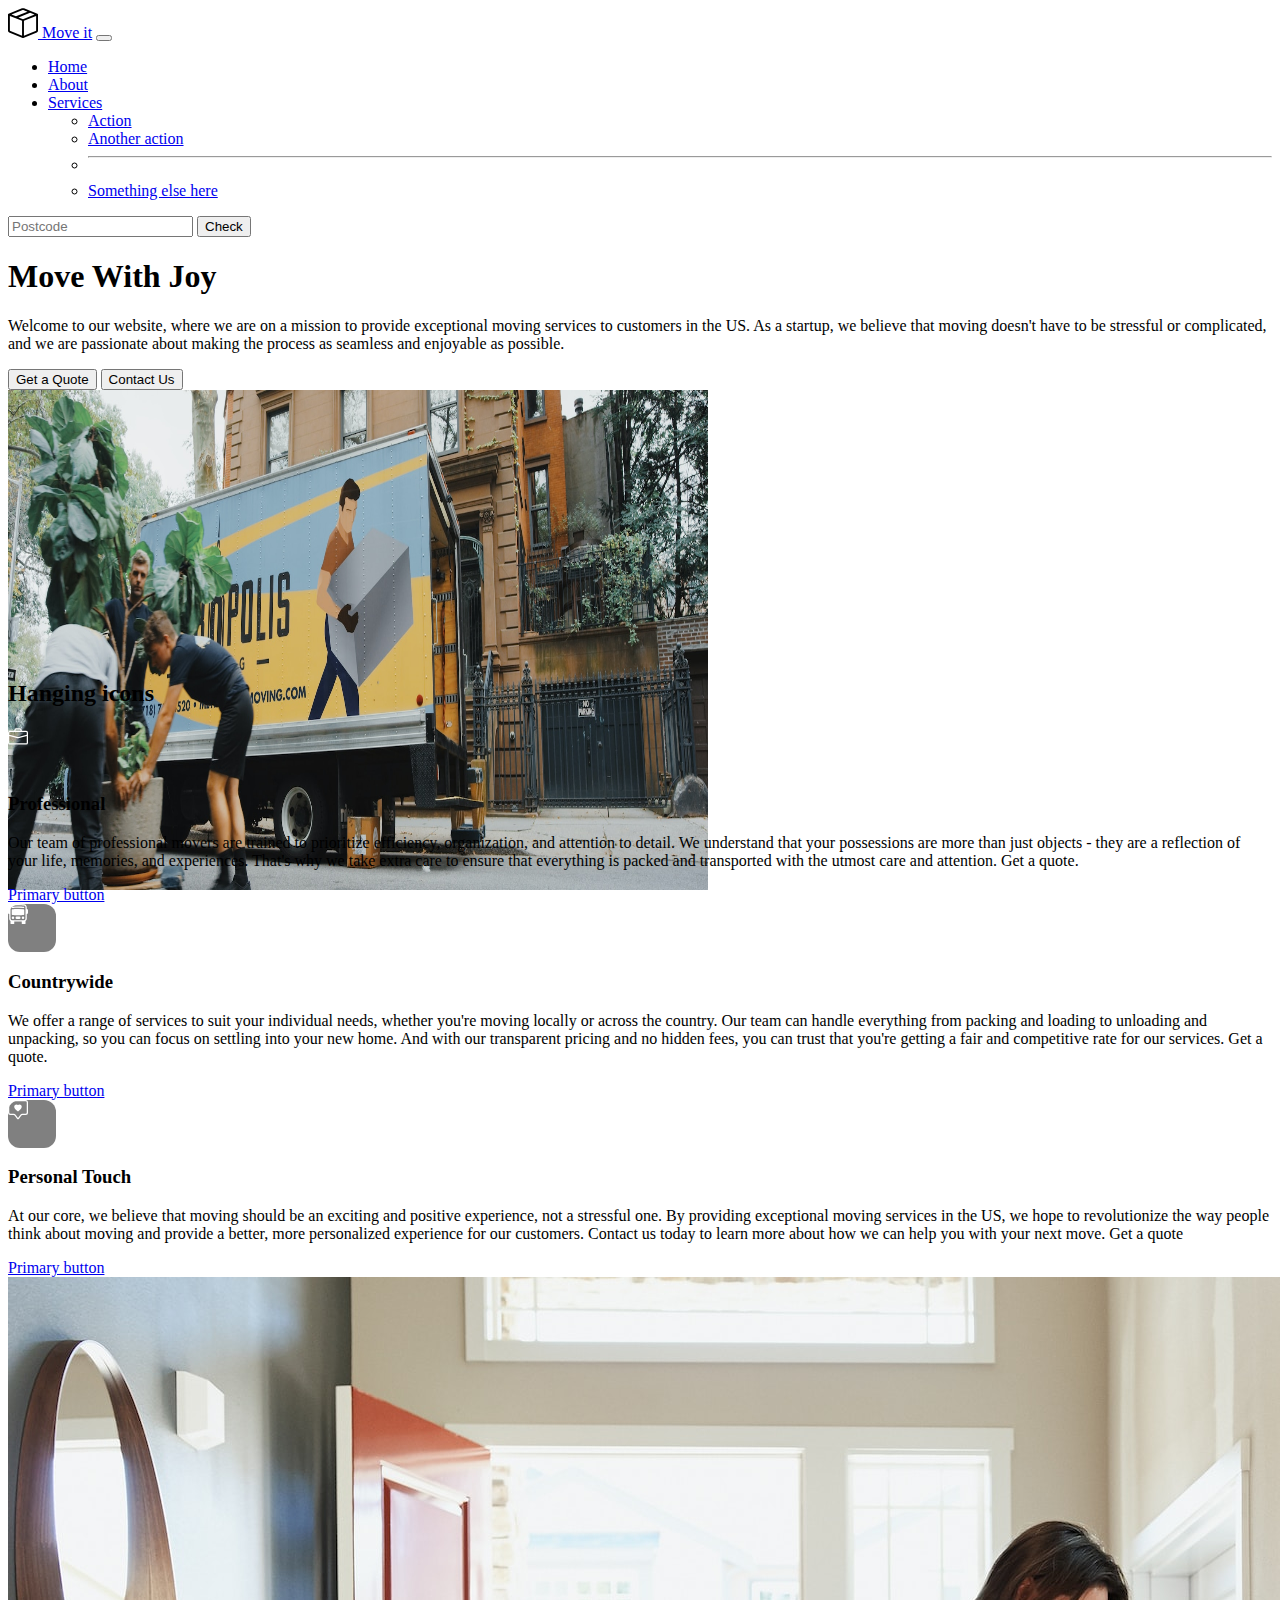
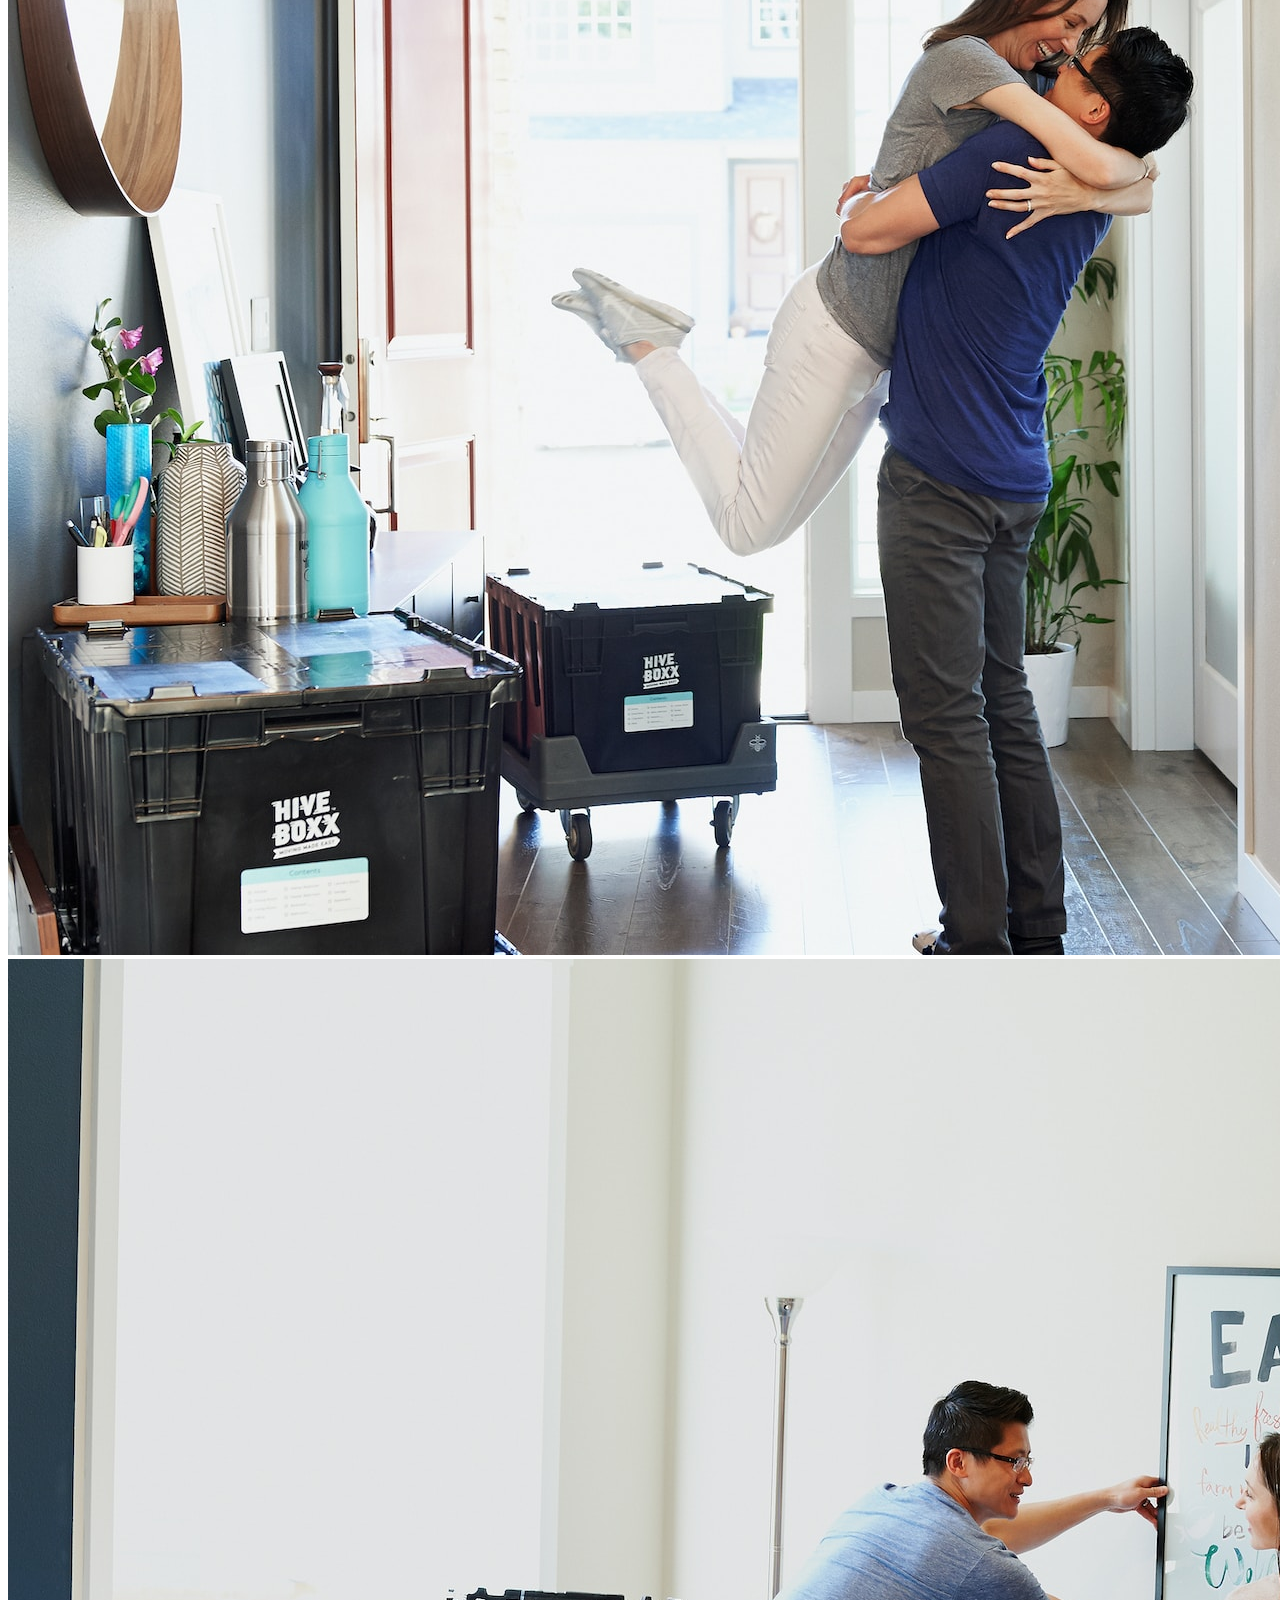
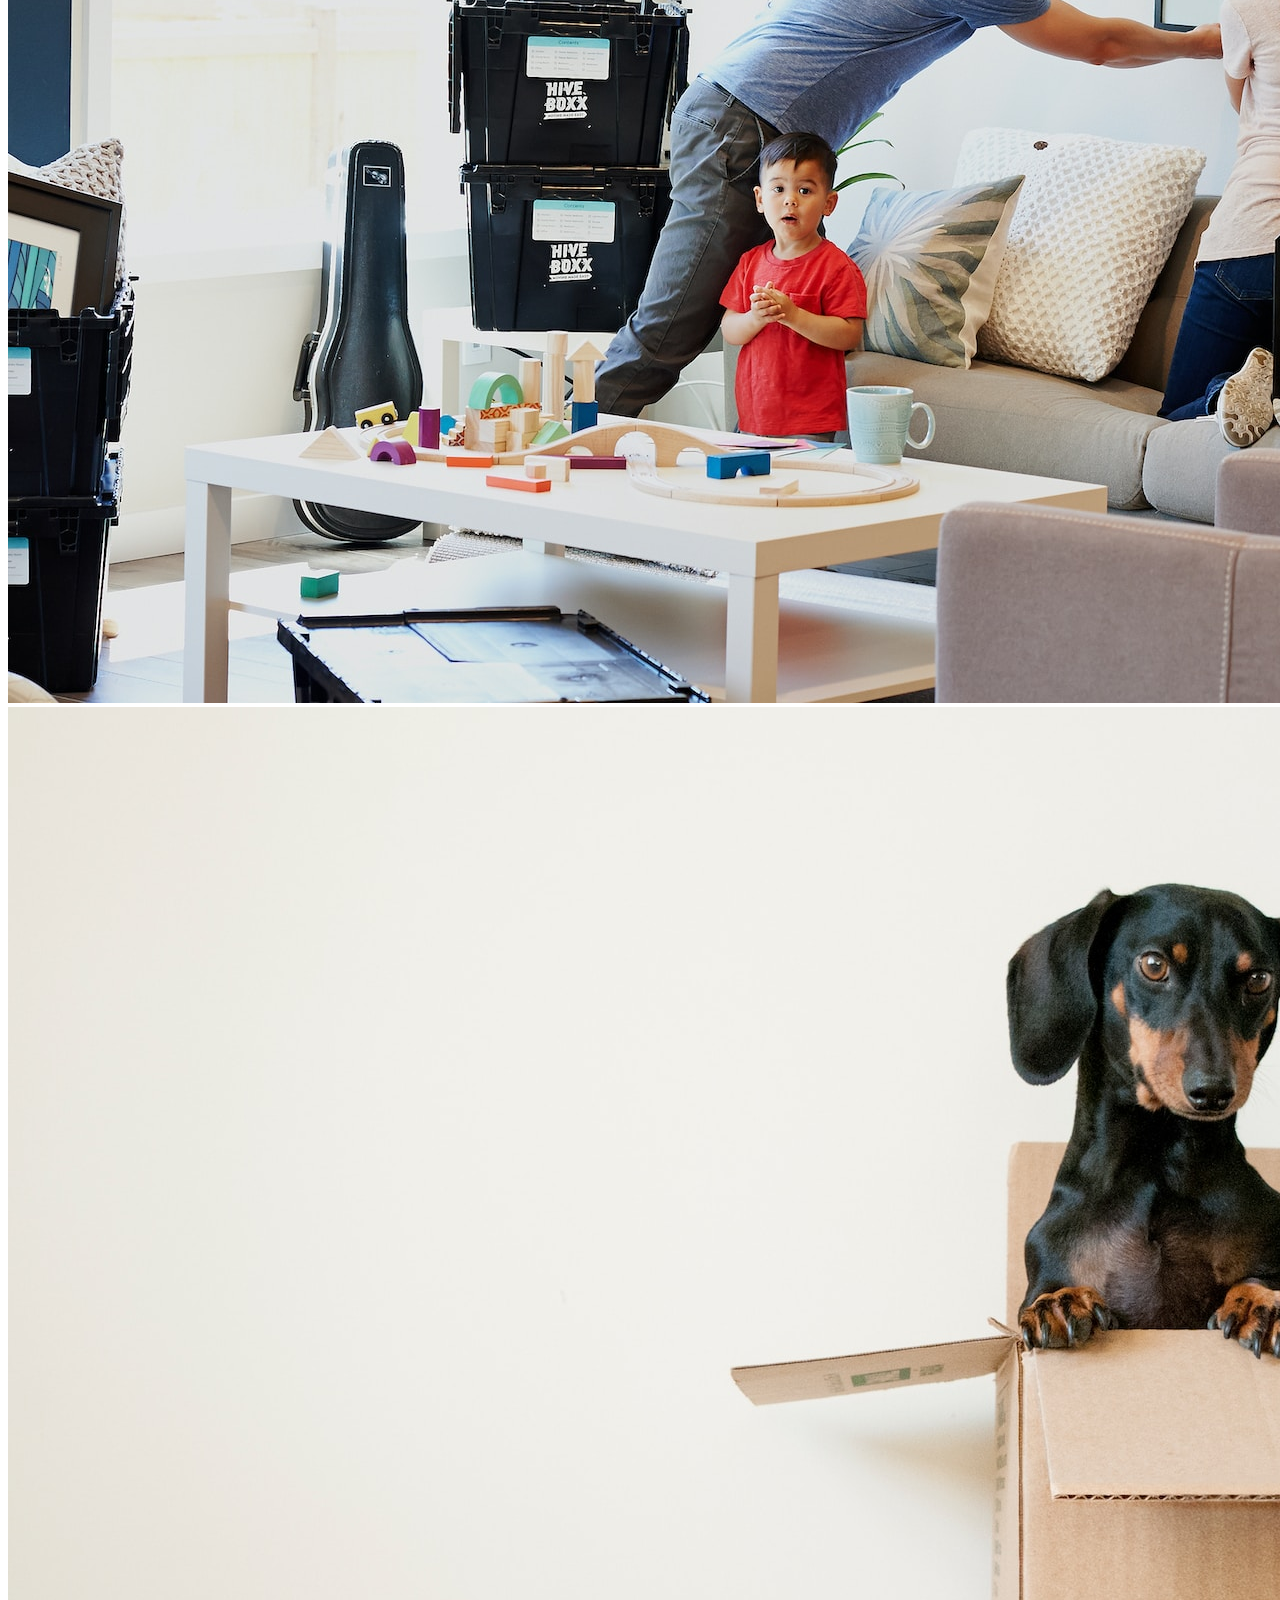
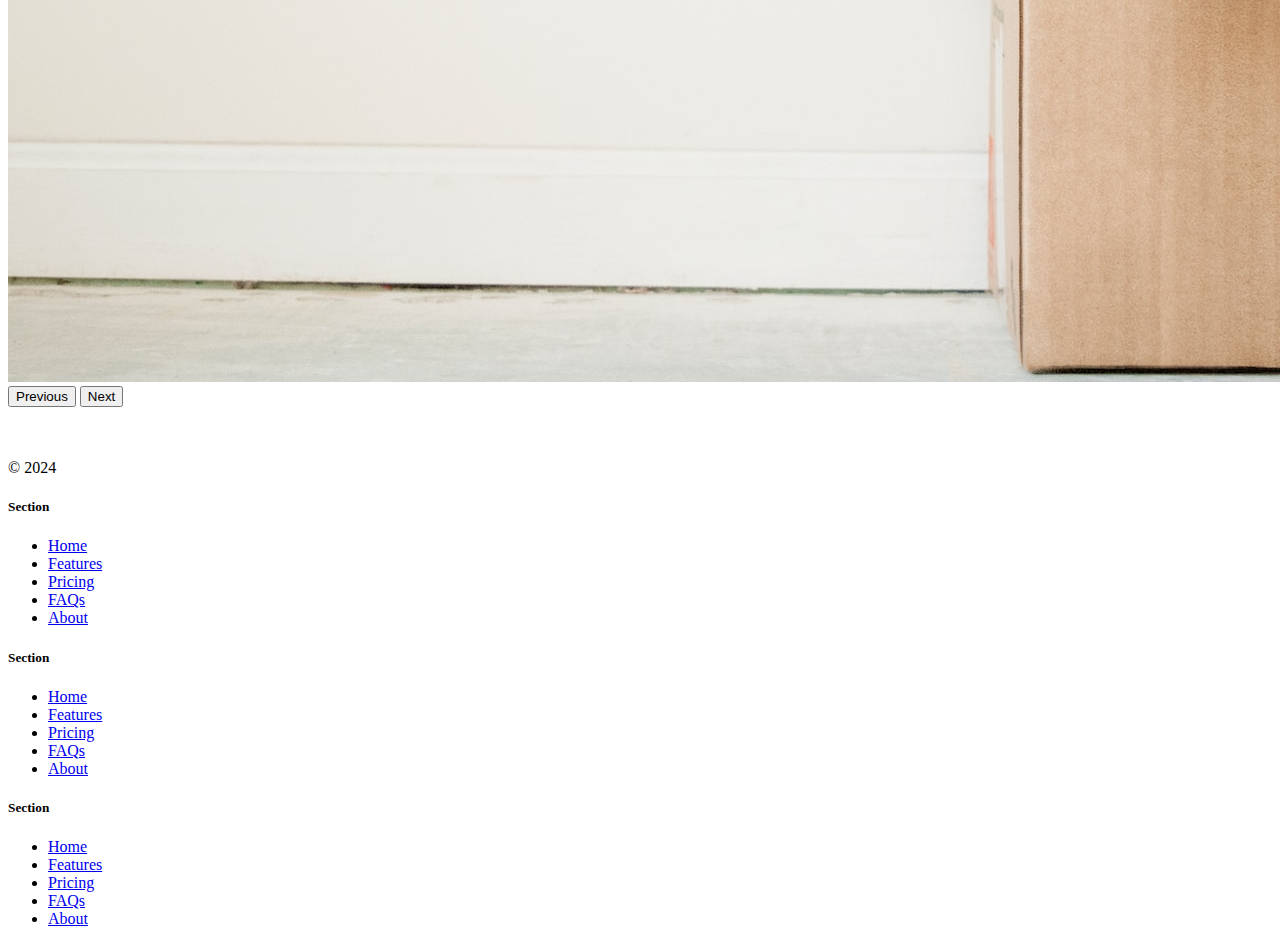
<file: index.bootstrap.html>
<!DOCTYPE html>
<html lang="en">

<head>
  <meta charset="UTF-8">
  <meta name="viewport" content="width=device-width, initial-scale=1.0">
  <title>Bootstrap Components</title>
  <link href="https://cdn.jsdelivr.net/npm/bootstrap@5.3.0-alpha2/dist/css/bootstrap.min.css" rel="stylesheet"
    integrity="sha384-aFq/bzH65dt+w6FI2ooMVUpc+21e0SRygnTpmBvdBgSdnuTN7QbdgL+OapgHtvPp" crossorigin="anonymous">
  <style>
 .icon-square {
    width: 3rem;
    height: 3rem;
    border-radius: .75rem;
    background-color: gray;
}
  </style>
</head>

<body>
  <nav class="navbar navbar-expand-lg bg-body-tertiary">
    <div class="container-fluid">
      <a class="navbar-brand" href="#"><img src="./box-seam.svg"  alt="move it brand logo " height="30px"> Move it</a>
      <button class="navbar-toggler" type="button" data-bs-toggle="collapse" data-bs-target="#navbarSupportedContent" aria-controls="navbarSupportedContent" aria-expanded="false" aria-label="Toggle navigation">
        <span class="navbar-toggler-icon"></span>
      </button>
      <div class="collapse navbar-collapse" id="navbarSupportedContent">
        <ul class="navbar-nav me-auto mb-2 mb-lg-0">
          <li class="nav-item">
            <a class="nav-link active" aria-current="page" href="#">Home</a>
          </li>
          <li class="nav-item">
            <a class="nav-link" href="#">About</a>
          </li>
          <li class="nav-item dropdown">
            <a class="nav-link dropdown-toggle" href="#" role="button" data-bs-toggle="dropdown" aria-expanded="false">
              Services
            </a>
            <ul class="dropdown-menu">
              <li><a class="dropdown-item" href="#">Action</a></li>
              <li><a class="dropdown-item" href="#">Another action</a></li>
              <li><hr class="dropdown-divider"></li>
              <li><a class="dropdown-item" href="#">Something else here</a></li>
            </ul>
          </li>
        </ul>
        <form class="d-flex" role="search">
          <input class="form-control me-2" type="search" placeholder="Postcode" aria-label="Search">
          <button class="btn btn-outline-success" type="submit">Check</button>
        </form>
      </div>
    </div>
  </nav>
  <div class="px-4 pt-5 my-5 text-center border-bottom">
    <h1 class="display-4 fw-bold text-body-emphasis">Move With Joy</h1>
    <div class="col-lg-6 mx-auto">
      <p class="lead mb-4">Welcome to our website, where we are on a mission to provide exceptional moving services to customers in the US. As a startup, we believe that moving doesn't have to be stressful or complicated, and we are passionate about making the process as seamless and enjoyable as possible.</p>
      <div class="d-grid gap-2 d-sm-flex justify-content-sm-center mb-5">
        <button type="button" class="btn btn-primary btn-lg px-4 me-sm-3" fdprocessedid="8kz6g">Get a Quote</button>
        <button type="button" class="btn btn-outline-secondary btn-lg px-4" fdprocessedid="jqy4kf">Contact Us</button>
      </div>
    </div>
    <div class="overflow-hidden" style="max-height: 30vh;">
      <div class="container px-5">
        <img src="./moving-van.jpg" class="img-fluid border rounded-3 shadow-lg mb-4" alt="Example image" width="700" height="500" loading="lazy">
      </div>
    </div>
  </div>
  <div class="container px-4 py-5" id="hanging-icons">
    <h2 class="pb-2 border-bottom">Hanging icons</h2>
    <div class="row g-4 py-5 row-cols-1 row-cols-lg-3">
      <div class="col d-flex align-items-start">
        <div class="icon-square text-body-emphasis bg-body-secondary d-inline-flex align-items-center justify-content-center fs-4 flex-shrink-0 me-3">
         <img src="./briefcase.svg" alt="briefcase" height="20">
        </div>
        <div>
          <h3 class="fs-2 text-body-emphasis">Professional</h3>
          <p>Our team of professional movers are trained to prioritize efficiency, organization, and attention to detail. We understand that your possessions are more than just objects - they are a reflection of your life, memories, and experiences. That's why we take extra care to ensure that everything is packed and transported with the utmost care and attention.
            Get a quote.</p>
          <a href="#" class="btn btn-primary">
            Primary button
          </a>
        </div>
      </div>
      <div class="col d-flex align-items-start">
        <div class="icon-square text-body-emphasis bg-body-secondary d-inline-flex align-items-center justify-content-center fs-4 flex-shrink-0 me-3">
         <img src="./bus-front.svg" alt="bus-front"height="20">
        </div>
        <div>
          <h3 class="fs-2 text-body-emphasis">Countrywide</h3>
          <p>We offer a range of services to suit your individual needs, whether you're moving locally or across the country. Our team can handle everything from packing and loading to unloading and unpacking, so you can focus on settling into your new home. And with our transparent pricing and no hidden fees, you can trust that you're getting a fair and competitive rate for our services.
            Get a quote.</p>
          <a href="#" class="btn btn-primary">
            Primary button
          </a>
        </div>
      </div>
      <div class="col d-flex align-items-start">
        <div class="icon-square text-body-emphasis bg-body-secondary d-inline-flex align-items-center justify-content-center fs-4 flex-shrink-0 me-3">
          <img src="./chat-square-heart.svg" alt="chat-square-heart" height="20">
        </div>
        <div>
          <h3 class="fs-2 text-body-emphasis">Personal Touch</h3>
          <p>At our core, we believe that moving should be an exciting and positive experience, not a stressful one. By providing exceptional moving services in the US, we hope to revolutionize the way people think about moving and provide a better, more personalized experience for our customers. Contact us today to learn more about how we can help you with your next move.
            Get a quote
            </p>
          <a href="#" class="btn btn-primary">
            Primary button
          </a>
        </div>
      </div>
    </div>
  </div>
  <div class="container">
  <div id="carouselExample" class="carousel slide">
    <div class="carousel-inner">
      <div class="carousel-item active">
        <img src="./couple.jpg" class="d-block w-100" alt="couple">
      </div>
      <div class="carousel-item">
        <img src="./family.jpg" class="d-block w-100" alt="family">
      </div>
      <div class="carousel-item">
        <img src="./dog.jpg" class="d-block w-100" alt="dog">
      </div>
    </div>
    <button class="carousel-control-prev" type="button" data-bs-target="#carouselExample" data-bs-slide="prev">
      <span class="carousel-control-prev-icon" aria-hidden="true"></span>
      <span class="visually-hidden">Previous</span>
    </button>
    <button class="carousel-control-next" type="button" data-bs-target="#carouselExample" data-bs-slide="next">
      <span class="carousel-control-next-icon" aria-hidden="true"></span>
      <span class="visually-hidden">Next</span>
    </button>
  </div>
</div>
<div class="container">
  <footer class="row row-cols-1 row-cols-sm-2 row-cols-md-5 py-5 my-5 border-top">
    <div class="col mb-3">
      <a href="/" class="d-flex align-items-center mb-3 link-body-emphasis text-decoration-none">
        <svg class="bi me-2" width="40" height="32"><use xlink:href="#bootstrap"></use></svg>
      </a>
      <p class="text-body-secondary">© 2024</p>
    </div>

    <div class="col mb-3">

    </div>

    <div class="col mb-3">
      <h5>Section</h5>
      <ul class="nav flex-column">
        <li class="nav-item mb-2"><a href="#" class="nav-link p-0 text-body-secondary">Home</a></li>
        <li class="nav-item mb-2"><a href="#" class="nav-link p-0 text-body-secondary">Features</a></li>
        <li class="nav-item mb-2"><a href="#" class="nav-link p-0 text-body-secondary">Pricing</a></li>
        <li class="nav-item mb-2"><a href="#" class="nav-link p-0 text-body-secondary">FAQs</a></li>
        <li class="nav-item mb-2"><a href="#" class="nav-link p-0 text-body-secondary">About</a></li>
      </ul>
    </div>

    <div class="col mb-3">
      <h5>Section</h5>
      <ul class="nav flex-column">
        <li class="nav-item mb-2"><a href="#" class="nav-link p-0 text-body-secondary">Home</a></li>
        <li class="nav-item mb-2"><a href="#" class="nav-link p-0 text-body-secondary">Features</a></li>
        <li class="nav-item mb-2"><a href="#" class="nav-link p-0 text-body-secondary">Pricing</a></li>
        <li class="nav-item mb-2"><a href="#" class="nav-link p-0 text-body-secondary">FAQs</a></li>
        <li class="nav-item mb-2"><a href="#" class="nav-link p-0 text-body-secondary">About</a></li>
      </ul>
    </div>

    <div class="col mb-3">
      <h5>Section</h5>
      <ul class="nav flex-column">
        <li class="nav-item mb-2"><a href="#" class="nav-link p-0 text-body-secondary">Home</a></li>
        <li class="nav-item mb-2"><a href="#" class="nav-link p-0 text-body-secondary">Features</a></li>
        <li class="nav-item mb-2"><a href="#" class="nav-link p-0 text-body-secondary">Pricing</a></li>
        <li class="nav-item mb-2"><a href="#" class="nav-link p-0 text-body-secondary">FAQs</a></li>
        <li class="nav-item mb-2"><a href="#" class="nav-link p-0 text-body-secondary">About</a></li>
      </ul>
    </div>
  </footer>
</div>
  <script src="https://cdn.jsdelivr.net/npm/bootstrap@5.3.3/dist/js/bootstrap.bundle.min.js" integrity="sha384-YvpcrYf0tY3lHB60NNkmXc5s9fDVZLESaAA55NDzOxhy9GkcIdslK1eN7N6jIeHz" crossorigin="anonymous"></script>
</body>

</html>
</file>
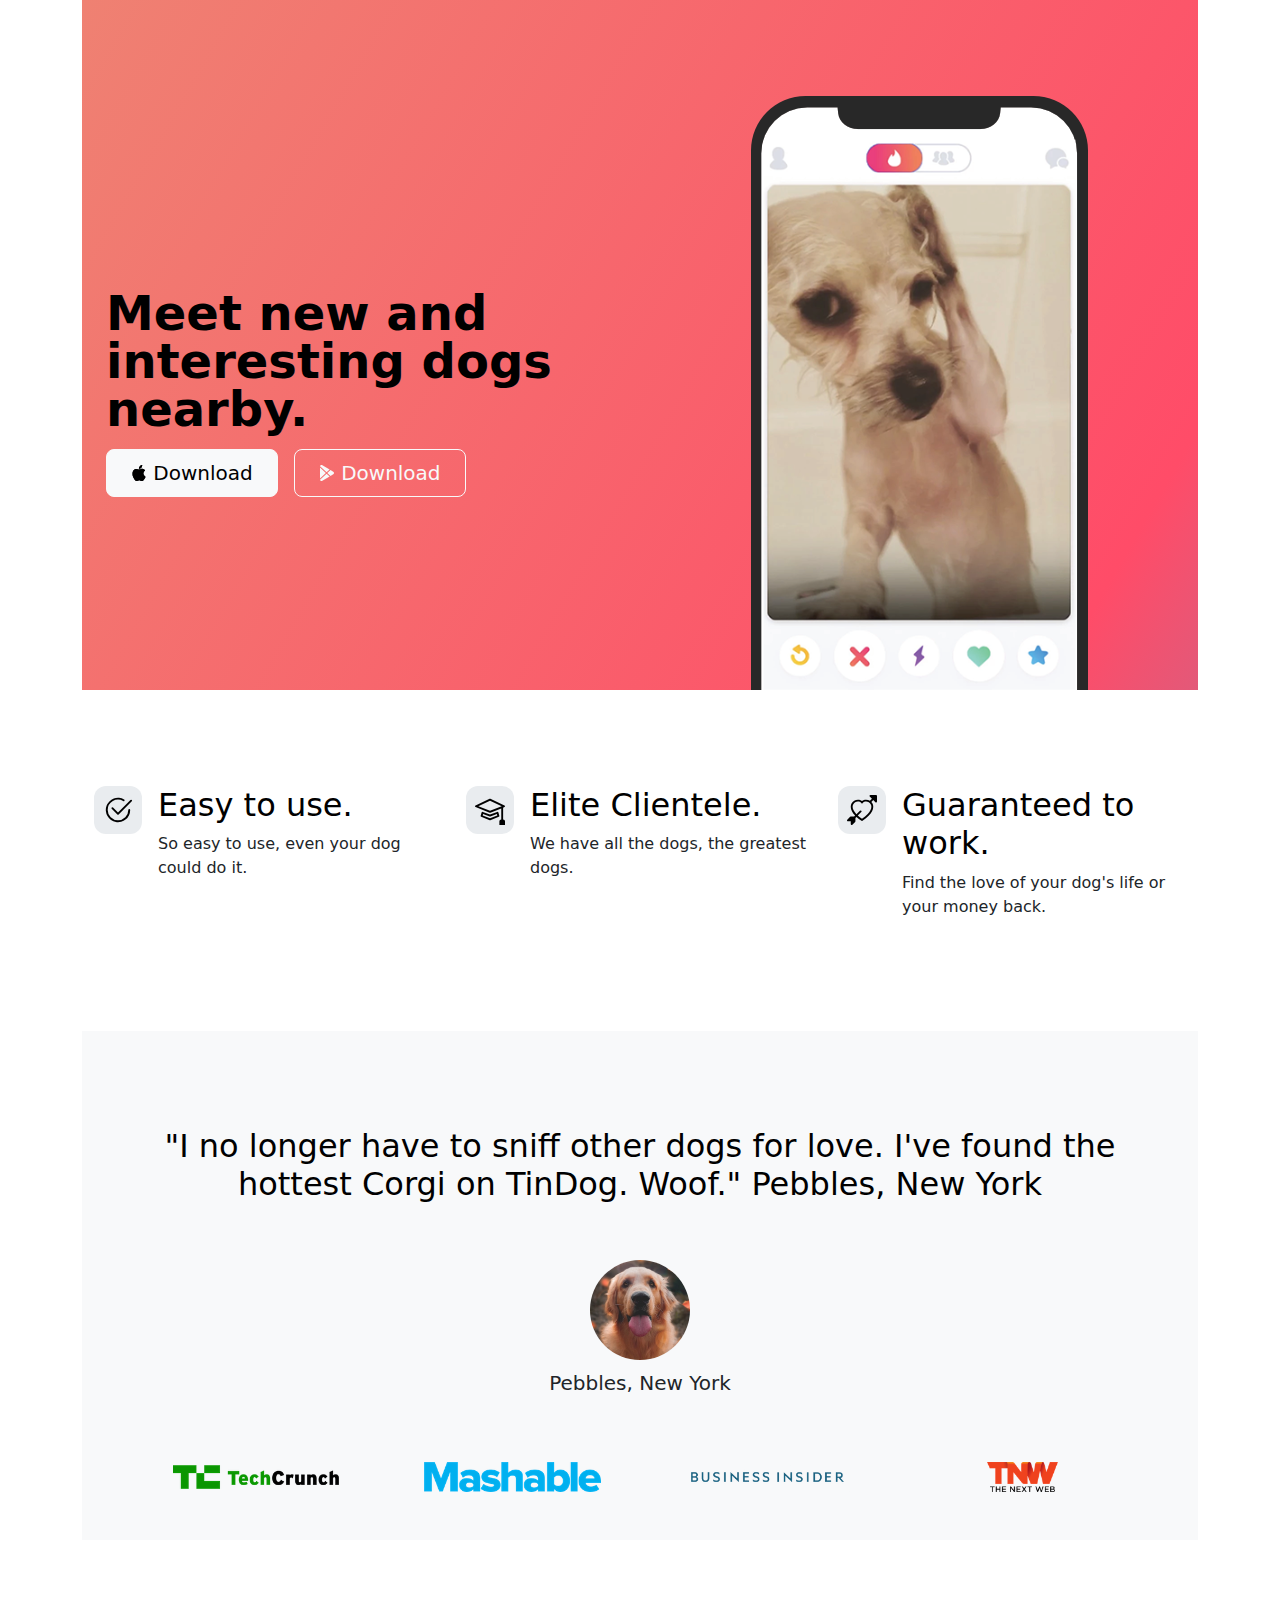
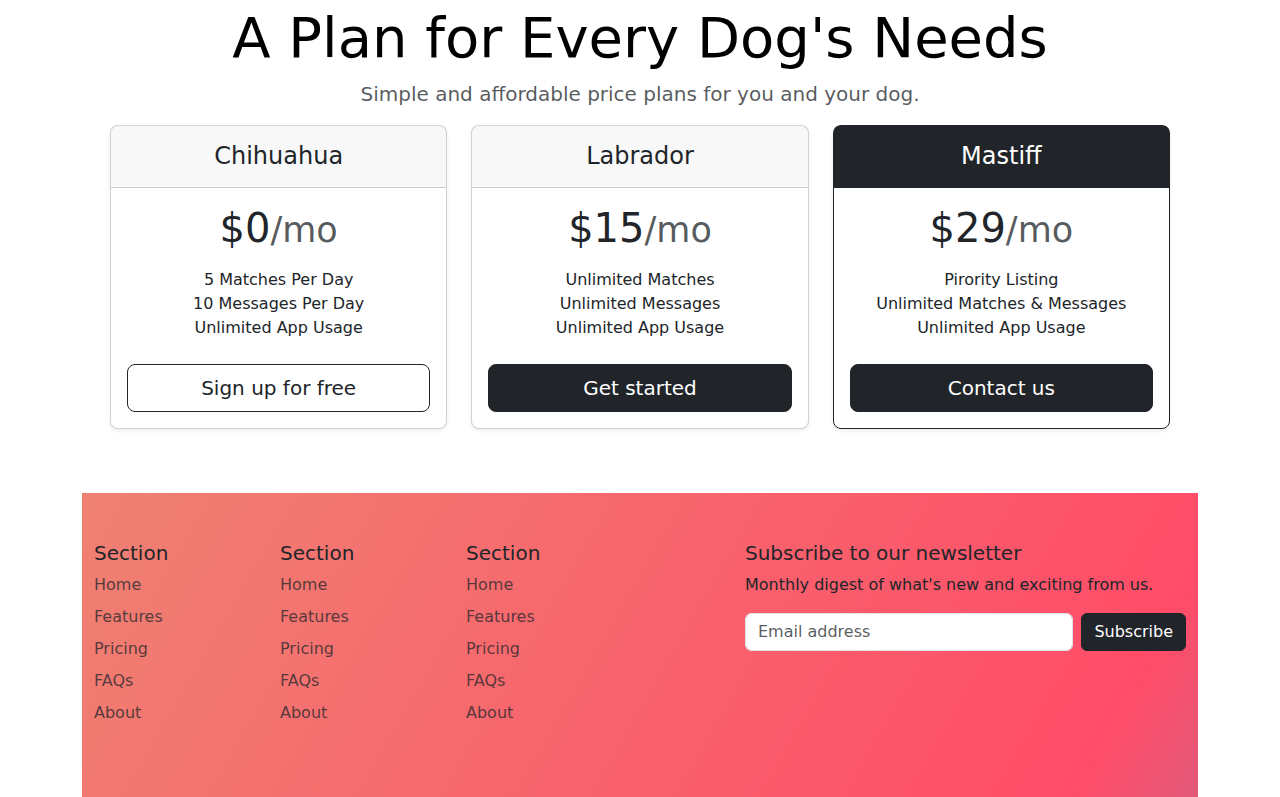
<file: index11.3.html>
<!DOCTYPE html>
<html lang="en">

<head>
  <meta charset="UTF-8">
  <meta name="viewport" content="width=device-width, initial-scale=1.0">
  <title>TinDog</title>
</head>
<link href="https://cdn.jsdelivr.net/npm/bootstrap@5.3.3/dist/css/bootstrap.min.css" rel="stylesheet" integrity="sha384-QWTKZyjpPEjISv5WaRU9OFeRpok6YctnYmDr5pNlyT2bRjXh0JMhjY6hW+ALEwIH" crossorigin="anonymous">
<link href="./solution.css" rel="stylesheet">
<body>
<div class="container">
  <!-- Title -->
  <section id="title" class="gradient-background">
    <div class="container col-xxl-8 px-4 pt-5">
      <div class="row flex-lg-row-reverse align-items-center g-5 pt-5">
        <div class="col-10 col-sm-8 col-lg-6">
          <img src="./iphone.png" class="d-block mx-lg-auto img-fluid" alt="Bootstrap Themes" height="200" loading="lazy">
        </div>
        <div class="col-lg-6">
          <h1 class="display-5 fw-bold text-body-emphasis lh-1 mb-3">Meet new and interesting dogs nearby.
          </h1>
          <div class="d-grid gap-2 d-md-flex justify-content-md-start">
            <button type="button" class="btn btn-light btn-lg px-4 me-md-2" fdprocessedid="6xjhk">
              <svg xmlns="http://www.w3.org/2000/svg" width="16" height="16" fill="currentColor"
                class="bi bi-apple mb-1" viewBox="0 0 16 16">
<path
                  d="M11.182.008C11.148-.03 9.923.023 8.857 1.18c-1.066 1.156-.902 2.482-.878 2.516.024.034 1.52.087 2.475-1.258.955-1.345.762-2.391.728-2.43Zm3.314 11.733c-.048-.096-2.325-1.234-2.113-3.422.212-2.189 1.675-2.789 1.698-2.854.023-.065-.597-.79-1.254-1.157a3.692 3.692 0 0 0-1.563-.434c-.108-.003-.483-.095-1.254.116-.508.139-1.653.589-1.968.607-.316.018-1.256-.522-2.267-.665-.647-.125-1.333.131-1.824.328-.49.196-1.422.754-2.074 2.237-.652 1.482-.311 3.83-.067 4.56.244.729.625 1.924 1.273 2.796.576.984 1.34 1.667 1.659 1.899.319.232 1.219.386 1.843.067.502-.308 1.408-.485 1.766-.472.357.013 1.061.154 1.782.539.571.197 1.111.115 1.652-.105.541-.221 1.324-1.059 2.238-2.758.347-.79.505-1.217.473-1.282Z" />
<path
                  d="M11.182.008C11.148-.03 9.923.023 8.857 1.18c-1.066 1.156-.902 2.482-.878 2.516.024.034 1.52.087 2.475-1.258.955-1.345.762-2.391.728-2.43Zm3.314 11.733c-.048-.096-2.325-1.234-2.113-3.422.212-2.189 1.675-2.789 1.698-2.854.023-.065-.597-.79-1.254-1.157a3.692 3.692 0 0 0-1.563-.434c-.108-.003-.483-.095-1.254.116-.508.139-1.653.589-1.968.607-.316.018-1.256-.522-2.267-.665-.647-.125-1.333.131-1.824.328-.49.196-1.422.754-2.074 2.237-.652 1.482-.311 3.83-.067 4.56.244.729.625 1.924 1.273 2.796.576.984 1.34 1.667 1.659 1.899.319.232 1.219.386 1.843.067.502-.308 1.408-.485 1.766-.472.357.013 1.061.154 1.782.539.571.197 1.111.115 1.652-.105.541-.221 1.324-1.059 2.238-2.758.347-.79.505-1.217.473-1.282Z" />
</svg> Download</button>
            <button type="button" class="btn btn-outline-light btn-lg px-4" fdprocessedid="dy02c">
              <svg xmlns="http://www.w3.org/2000/svg" width="16" height="16" fill="currentColor"
                class="bi bi-google-play mb-1" viewBox="0 0 16 16">
<path
                  d="M14.222 9.374c1.037-.61 1.037-2.137 0-2.748L11.528 5.04 8.32 8l3.207 2.96 2.694-1.586Zm-3.595 2.116L7.583 8.68 1.03 14.73c.201 1.029 1.36 1.61 2.303 1.055l7.294-4.295ZM1 13.396V2.603L6.846 8 1 13.396ZM1.03 1.27l6.553 6.05 3.044-2.81L3.333.215C2.39-.341 1.231.24 1.03 1.27Z" />
</svg> Download</button>
          </div>
        </div>
      </div>
    </div>
  </section>
  <!-- Features -->
  <section id="features">
    <div class="container mt-5">
      <div class="row g-4 py-5 row-cols-1 row-cols-lg-3">
        <div class="col d-flex align-items-start">
          <div class="icon-square text-body-emphasis bg-body-secondary d-inline-flex align-items-center justify-content-center fs-4 flex-shrink-0 me-3">
            <svg xmlns="http://www.w3.org/2000/svg" height="30" fill="currentColor" class="bi bi-check2-circle"
              viewBox="0 0 16 16">
<path
                d="M2.5 8a5.5 5.5 0 0 1 8.25-4.764.5.5 0 0 0 .5-.866A6.5 6.5 0 1 0 14.5 8a.5.5 0 0 0-1 0 5.5 5.5 0 1 1-11 0z" />
<path
                d="M15.354 3.354a.5.5 0 0 0-.708-.708L8 9.293 5.354 6.646a.5.5 0 1 0-.708.708l3 3a.5.5 0 0 0 .708 0l7-7z" />
</svg>
          </div>
          <div>
            <h3 class="fs-2 text-body-emphasis">Easy to use.</h3>
            <p>So easy to use, even your dog could do it.
            </p>
          </div>
        </div>
        <div class="col d-flex align-items-start">
          <div class="icon-square text-body-emphasis bg-body-secondary d-inline-flex align-items-center justify-content-center fs-4 flex-shrink-0 me-3">
            <svg xmlns="http://www.w3.org/2000/svg" height="30" fill="currentColor" class="bi bi-mortarboard" viewBox="0 0 16 16">
              <path d="M8.211 2.047a.5.5 0 0 0-.422 0l-7.5 3.5a.5.5 0 0 0 .025.917l7.5 3a.5.5 0 0 0 .372 0L14 7.14V13a1 1 0 0 0-1 1v2h3v-2a1 1 0 0 0-1-1V6.739l.686-.275a.5.5 0 0 0 .025-.917l-7.5-3.5ZM8 8.46 1.758 5.965 8 3.052l6.242 2.913L8 8.46Z"/>
              <path d="M4.176 9.032a.5.5 0 0 0-.656.327l-.5 1.7a.5.5 0 0 0 .294.605l4.5 1.8a.5.5 0 0 0 .372 0l4.5-1.8a.5.5 0 0 0 .294-.605l-.5-1.7a.5.5 0 0 0-.656-.327L8 10.466 4.176 9.032Zm-.068 1.873.22-.748 3.496 1.311a.5.5 0 0 0 .352 0l3.496-1.311.22.748L8 12.46l-3.892-1.556Z"/>
              </svg>
          </div>
          <div>
            <h3 class="fs-2 text-body-emphasis">Elite Clientele.</h3>
            <p>We have all the dogs, the greatest dogs.</p>
          </div>
        </div>
        <div class="col d-flex align-items-start">
          <div class="icon-square text-body-emphasis bg-body-secondary d-inline-flex align-items-center justify-content-center fs-4 flex-shrink-0 me-3">

            <svg xmlns="http://www.w3.org/2000/svg" height="30" fill="currentColor" class="bi bi-arrow-through-heart"
            viewBox="0 0 16 16">
           <path fill-rule="evenodd"
              d="M2.854 15.854A.5.5 0 0 1 2 15.5V14H.5a.5.5 0 0 1-.354-.854l1.5-1.5A.5.5 0 0 1 2 11.5h1.793l.53-.53c-.771-.802-1.328-1.58-1.704-2.32-.798-1.575-.775-2.996-.213-4.092C3.426 2.565 6.18 1.809 8 3.233c1.25-.98 2.944-.928 4.212-.152L13.292 2 12.147.854A.5.5 0 0 1 12.5 0h3a.5.5 0 0 1 .5.5v3a.5.5 0 0 1-.854.354L14 2.707l-1.006 1.006c.236.248.44.531.6.845.562 1.096.585 2.517-.213 4.092-.793 1.563-2.395 3.288-5.105 5.08L8 13.912l-.276-.182a21.86 21.86 0 0 1-2.685-2.062l-.539.54V14a.5.5 0 0 1-.146.354l-1.5 1.5Zm2.893-4.894A20.419 20.419 0 0 0 8 12.71c2.456-1.666 3.827-3.207 4.489-4.512.679-1.34.607-2.42.215-3.185-.817-1.595-3.087-2.054-4.346-.761L8 4.62l-.358-.368c-1.259-1.293-3.53-.834-4.346.761-.392.766-.464 1.845.215 3.185.323.636.815 1.33 1.519 2.065l1.866-1.867a.5.5 0 1 1 .708.708L5.747 10.96Z" />
          </svg>          </div>
          <div>
            <h3 class="fs-2 text-body-emphasis">Guaranteed to work.</h3>
            <p>Find the love of your dog's life or your money back.
            </p>
          </div>
        </div>
      </div>
    </div>
  </section>
  <!-- Testimonial -->
  <section id="testimonial">
    <div class="my-5">
      <div class="p-5 text-center bg-body-tertiary">
        <div class="container py-5">
          <h2 class="text-body-emphasis">"I no longer have to sniff other dogs for love. I've found the hottest Corgi on TinDog. Woof."
            Pebbles, New York</h2>
            <img class="profile-img mt-5" src="./dog-img.jpg" alt="dog image">
          <p class="col-lg-8 mx-auto lead mt-2">
            Pebbles, New York
          </p>
        </div>

        <div class="container">
          <div class="row">
            <div class="col-lg-3 col-sm-12">
              <img src="./techcrunch.png" alt="techcrunch" height="30">
            </div>
            <div class="col-lg-3 col-sm-12">
              <img src="./mashable.png" alt="mashable" height="30">
            </div>
            <div class="col-lg-3 col-sm-12">
              <img src="./bizinsider.png" alt="bizinsider" height="30">
            </div>
            <div class="col-lg-3 col-sm-12">
              <img src="./tnw.png" alt="tnw" height="30">
          </div>
      </div>
    </div>  
  </div>
</div>
  </section>
  <!-- Pricing -->
  <section id="pricing">
  <div class="container">
  <div class="pricing-header p-3 pb-md-4 mx-auto text-center">
    <h2 class="display-4 fw-normal text-body-emphasis">A Plan for Every Dog's Needs</h2>
    <p class="fs-5 text-body-secondary">Simple and affordable price plans for you and your dog.
    </p>
    <div class="row row-cols-1 row-cols-md-3 mb-3 text-center">
      <div class="col">
        <div class="card mb-4 rounded-3 shadow-sm">
          <div class="card-header py-3">
            <h4 class="my-0 fw-normal">Chihuahua</h4>
          </div>
          <div class="card-body">
            <h1 class="card-title pricing-card-title">$0<small class="text-body-secondary fw-light">/mo</small></h1>
            <ul class="list-unstyled mt-3 mb-4">
              <li>5 Matches Per Day</li>
              <li>10 Messages Per Day</li>
              <li>Unlimited App Usage</li>
            </ul>
            <button type="button" class="w-100 btn btn-lg btn-outline-dark">Sign up for free</button>
          </div>
        </div>
      </div>
      <div class="col">
        <div class="card mb-4 rounded-3 shadow-sm">
          <div class="card-header py-3">
            <h4 class="my-0 fw-normal">Labrador</h4>
          </div>
          <div class="card-body">
            <h1 class="card-title pricing-card-title">$15<small class="text-body-secondary fw-light">/mo</small></h1>
            <ul class="list-unstyled mt-3 mb-4">
              <li>Unlimited Matches</li>
              <li>Unlimited Messages</li>
              <li>Unlimited App Usage</li>
            </ul>
            <button type="button" class="w-100 btn btn-lg btn-dark">Get started</button>
          </div>
        </div>
      </div>
      <div class="col">
        <div class="card mb-4 rounded-3 shadow-sm border-dark">
          <div class="card-header py-3 text-bg-dark border-dark">
            <h4 class="my-0 fw-normal">Mastiff</h4>
          </div>
          <div class="card-body">
            <h1 class="card-title pricing-card-title">$29<small class="text-body-secondary fw-light">/mo</small></h1>
            <ul class="list-unstyled mt-3 mb-4">
              <li>Pirority Listing</li>
              <li>Unlimited Matches & Messages</li>
              <li>Unlimited App Usage</li>
            </ul>
            <button type="button" class="w-100 btn btn-lg btn-dark">Contact us</button>
          </div>
        </div>
      </div>
    </div>
  </div>
  </div>
  </section>
  <!-- Footer -->
  <section id="footer" class="gradient-background">
    <div class="container">
      <footer class="py-5">
        <div class="row">
          <div class="col-6 col-md-2 mb-3">
            <h5>Section</h5>
            <ul class="nav flex-column">
              <li class="nav-item mb-2"><a href="#" class="nav-link p-0 text-body-secondary">Home</a></li>
              <li class="nav-item mb-2"><a href="#" class="nav-link p-0 text-body-secondary">Features</a></li>
              <li class="nav-item mb-2"><a href="#" class="nav-link p-0 text-body-secondary">Pricing</a></li>
              <li class="nav-item mb-2"><a href="#" class="nav-link p-0 text-body-secondary">FAQs</a></li>
              <li class="nav-item mb-2"><a href="#" class="nav-link p-0 text-body-secondary">About</a></li>
            </ul>
          </div>
    
          <div class="col-6 col-md-2 mb-3">
            <h5>Section</h5>
            <ul class="nav flex-column">
              <li class="nav-item mb-2"><a href="#" class="nav-link p-0 text-body-secondary">Home</a></li>
              <li class="nav-item mb-2"><a href="#" class="nav-link p-0 text-body-secondary">Features</a></li>
              <li class="nav-item mb-2"><a href="#" class="nav-link p-0 text-body-secondary">Pricing</a></li>
              <li class="nav-item mb-2"><a href="#" class="nav-link p-0 text-body-secondary">FAQs</a></li>
              <li class="nav-item mb-2"><a href="#" class="nav-link p-0 text-body-secondary">About</a></li>
            </ul>
          </div>
    
          <div class="col-6 col-md-2 mb-3">
            <h5>Section</h5>
            <ul class="nav flex-column">
              <li class="nav-item mb-2"><a href="#" class="nav-link p-0 text-body-secondary">Home</a></li>
              <li class="nav-item mb-2"><a href="#" class="nav-link p-0 text-body-secondary">Features</a></li>
              <li class="nav-item mb-2"><a href="#" class="nav-link p-0 text-body-secondary">Pricing</a></li>
              <li class="nav-item mb-2"><a href="#" class="nav-link p-0 text-body-secondary">FAQs</a></li>
              <li class="nav-item mb-2"><a href="#" class="nav-link p-0 text-body-secondary">About</a></li>
            </ul>
          </div>
    
          <div class="col-md-5 offset-md-1 mb-3">
            <form>
              <h5>Subscribe to our newsletter</h5>
              <p>Monthly digest of what's new and exciting from us.</p>
              <div class="d-flex flex-column flex-sm-row w-100 gap-2">
                <label for="newsletter1" class="visually-hidden">Email address</label>
                <input id="newsletter1" type="text" class="form-control" placeholder="Email address" fdprocessedid="x01z4h">
                <button class="btn btn-dark" type="button" fdprocessedid="itdx2u">Subscribe</button>
              </div>
            </form>
          </div>
        </div>
      </footer>
    </div>
  </section>
  </div>
</body>
<script src="https://cdn.jsdelivr.net/npm/bootstrap@5.3.3/dist/js/bootstrap.bundle.min.js" integrity="sha384-YvpcrYf0tY3lHB60NNkmXc5s9fDVZLESaAA55NDzOxhy9GkcIdslK1eN7N6jIeHz" crossorigin="anonymous"></script>
</html>
</file>
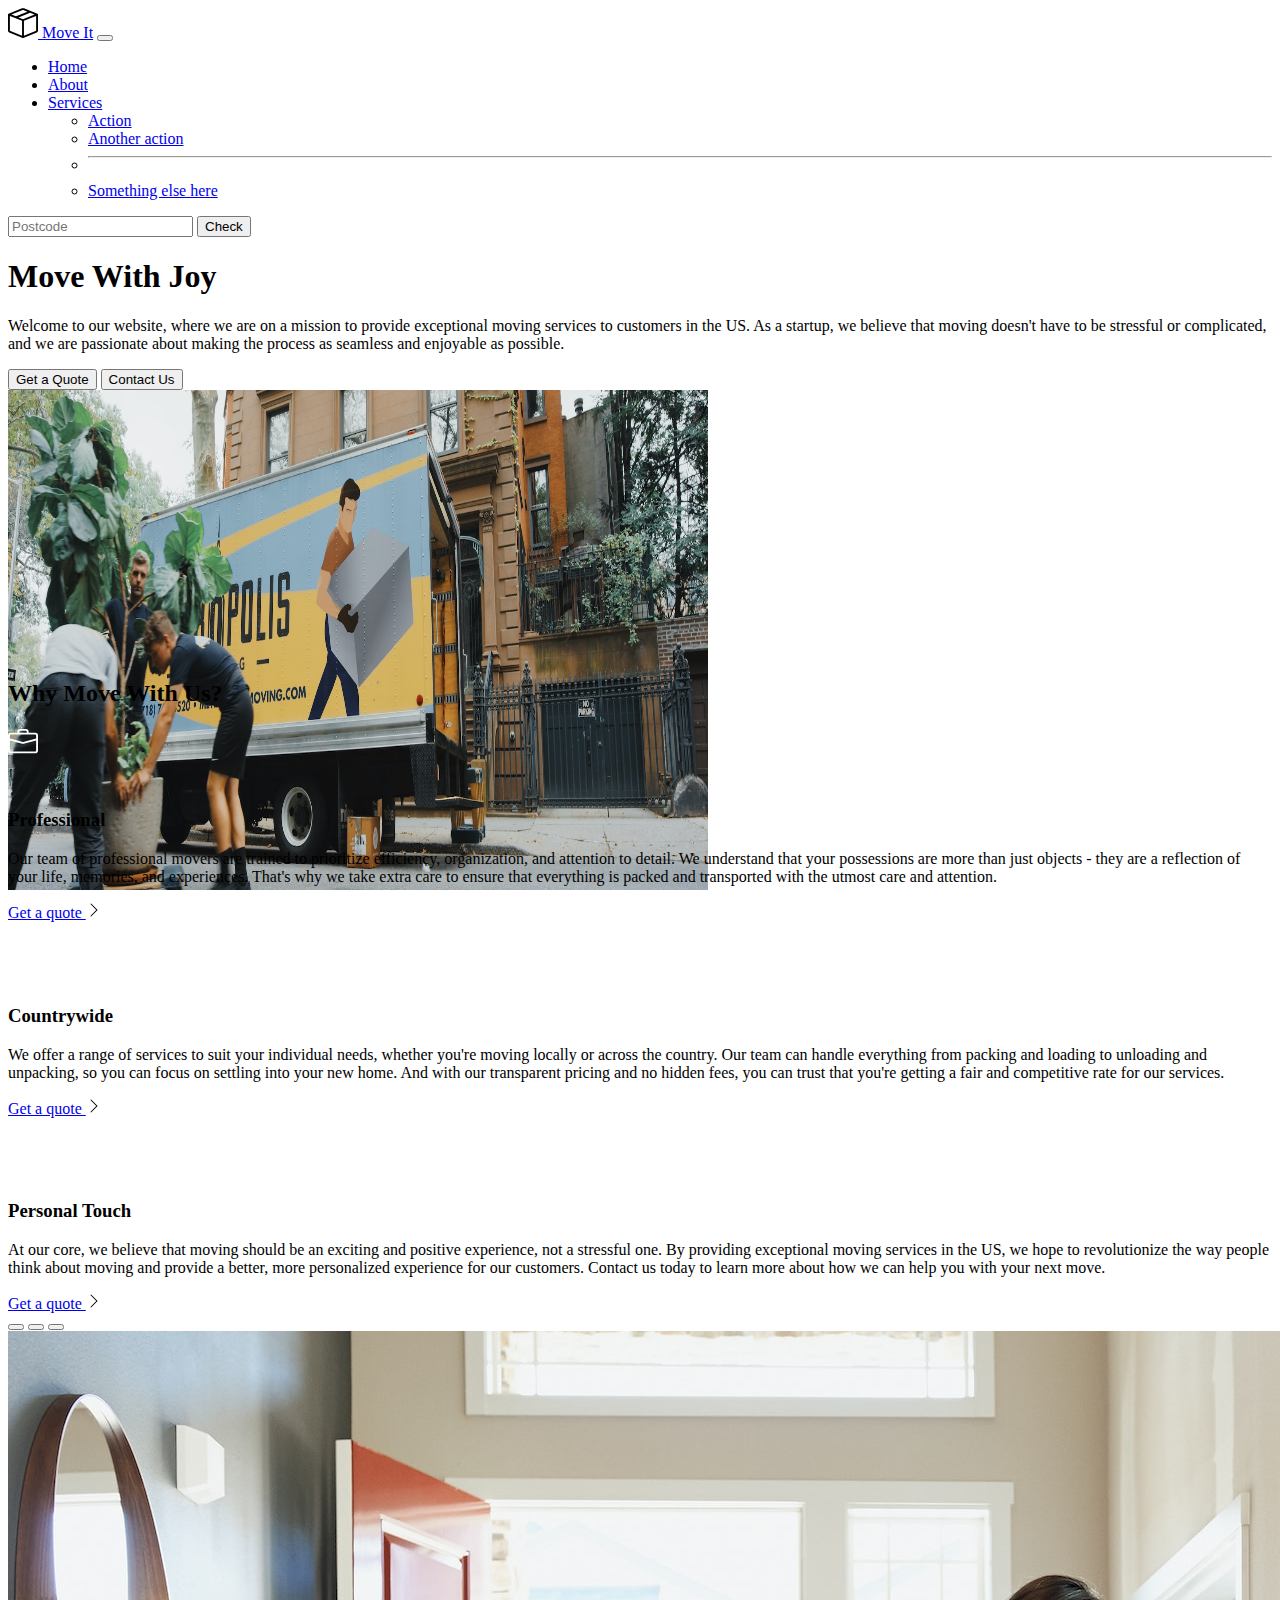
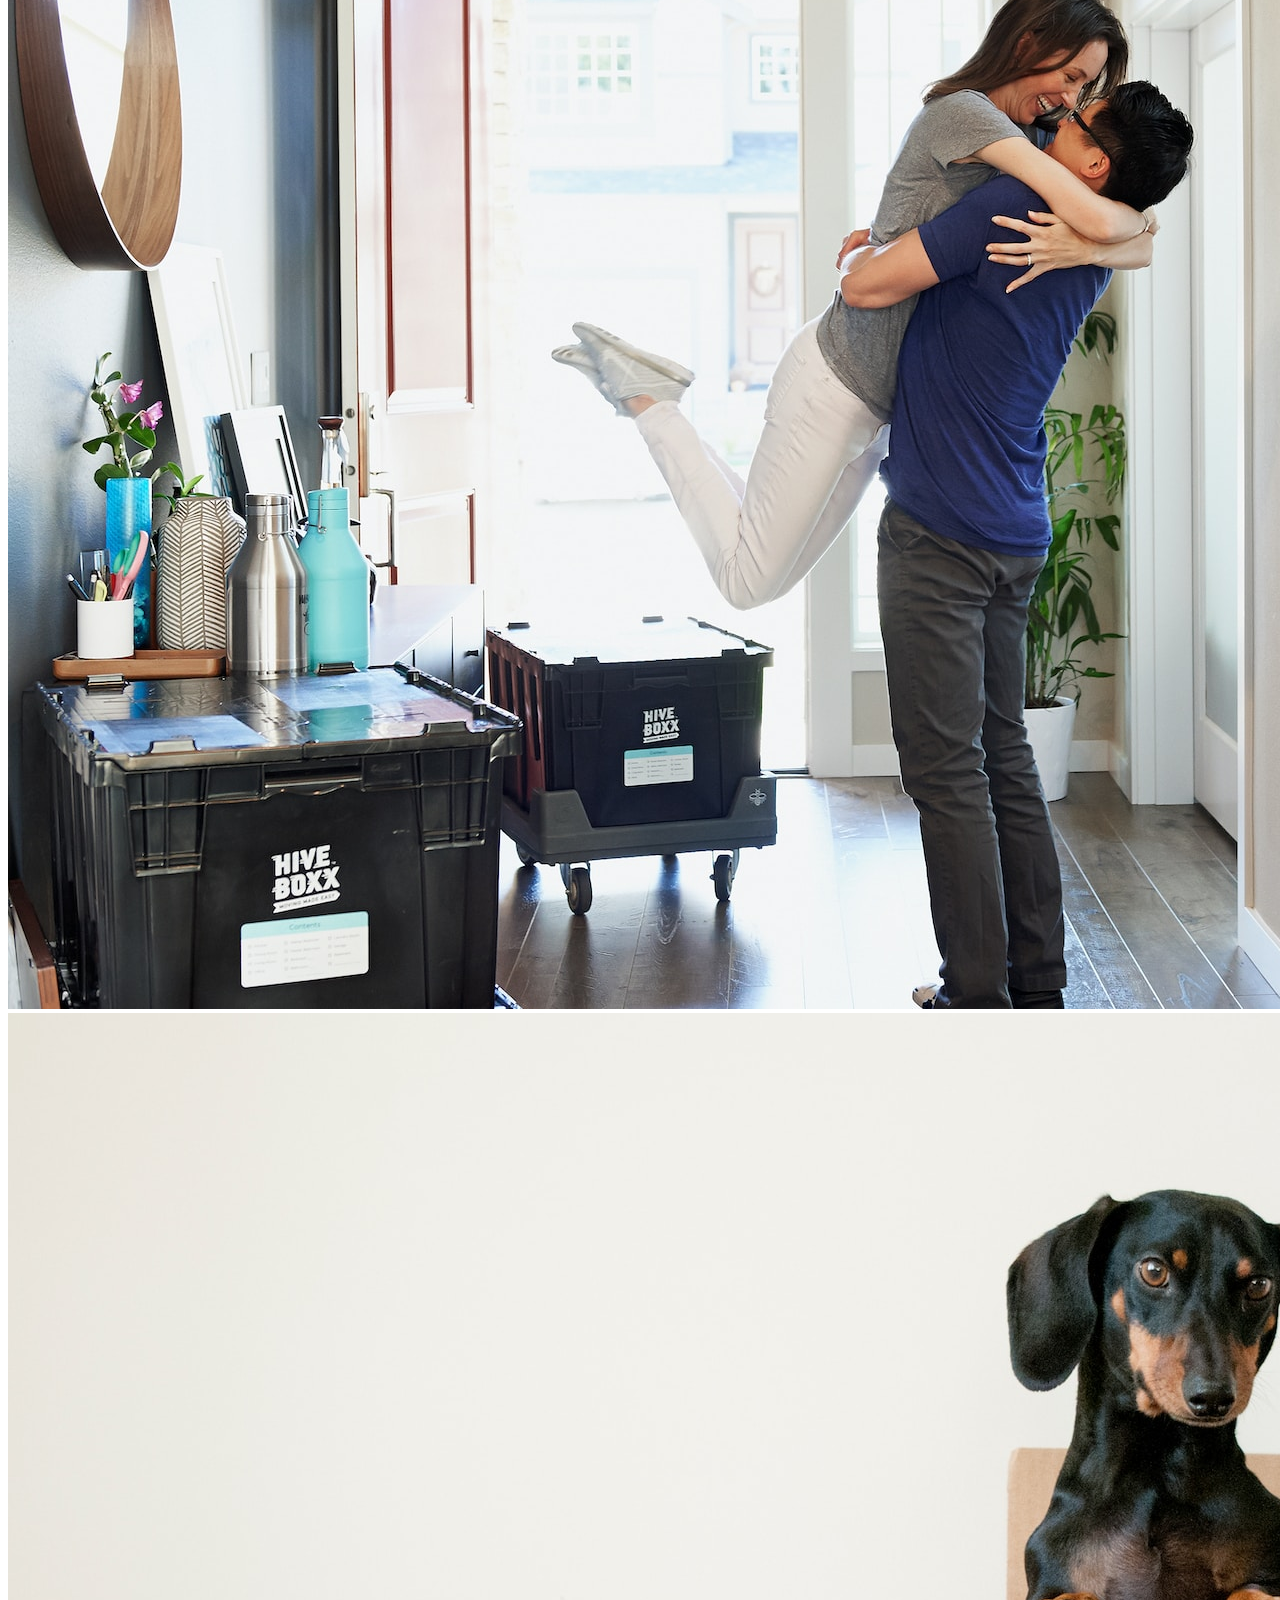
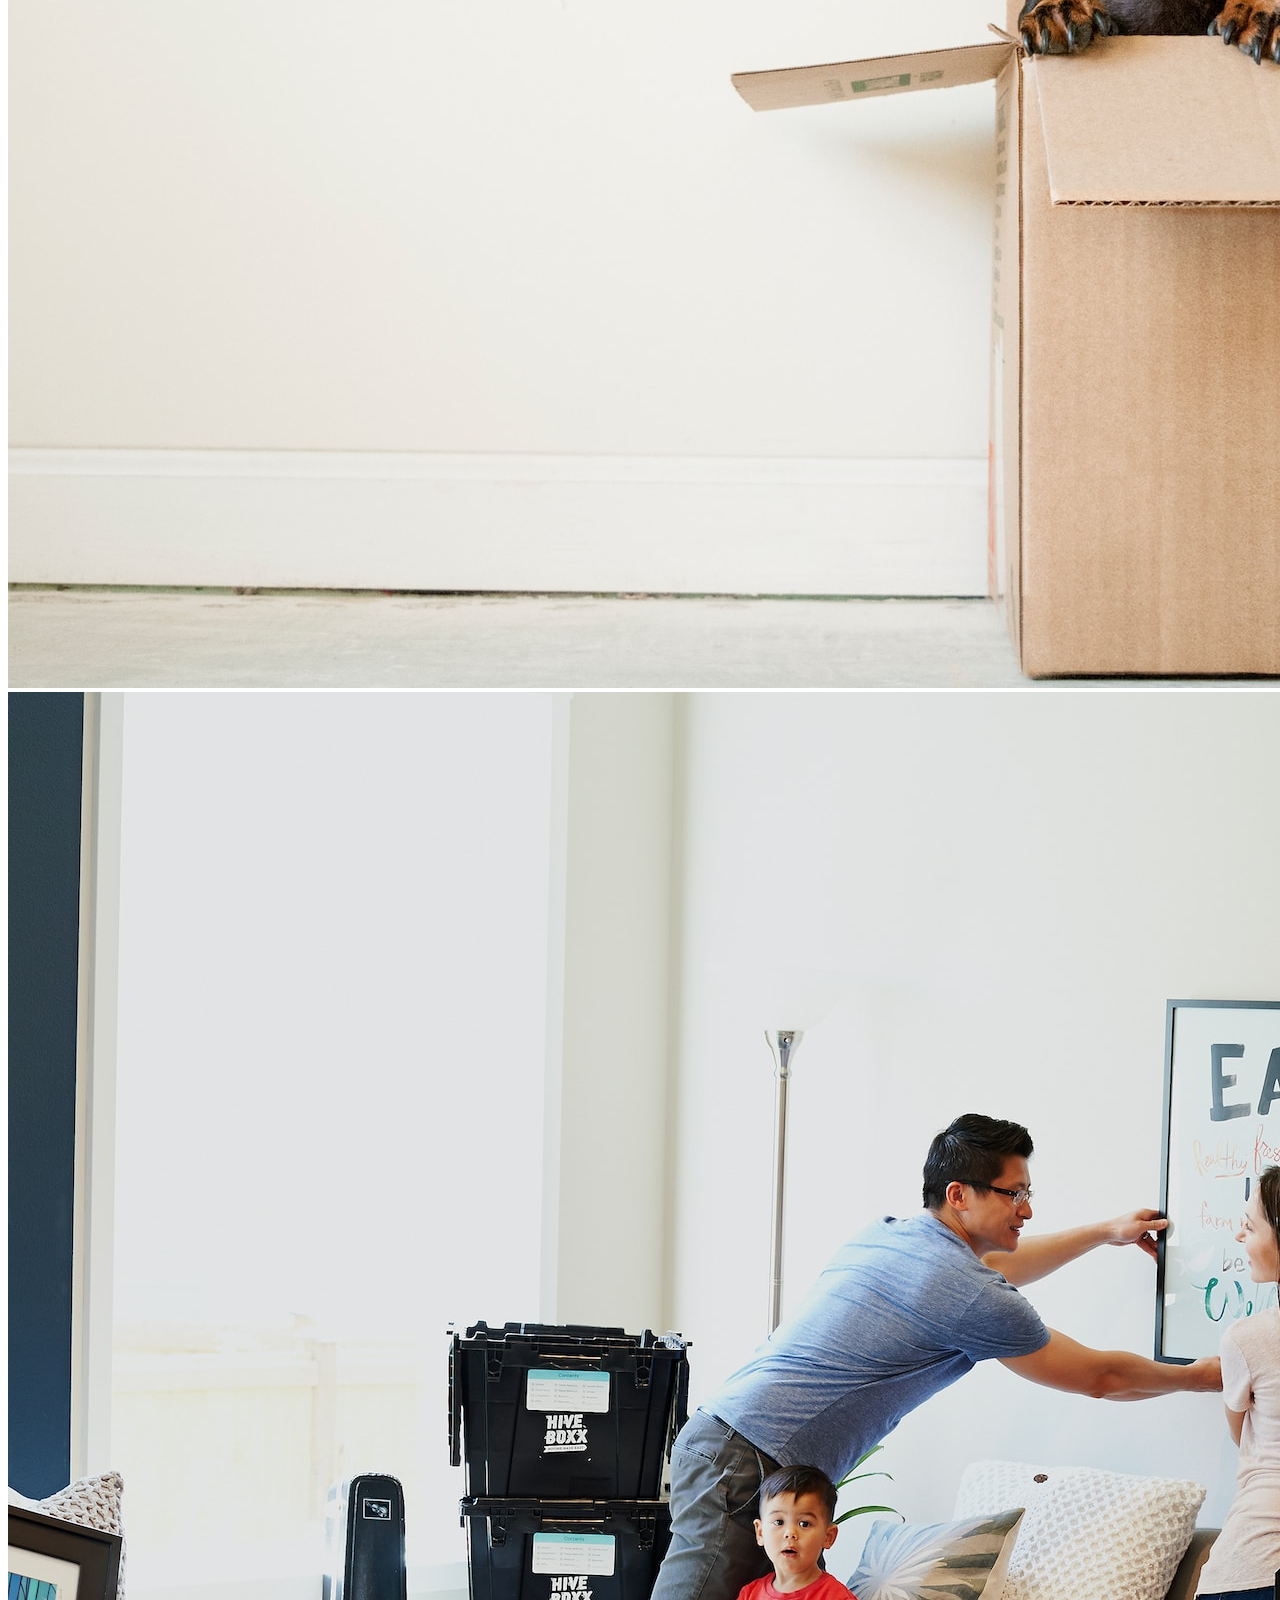
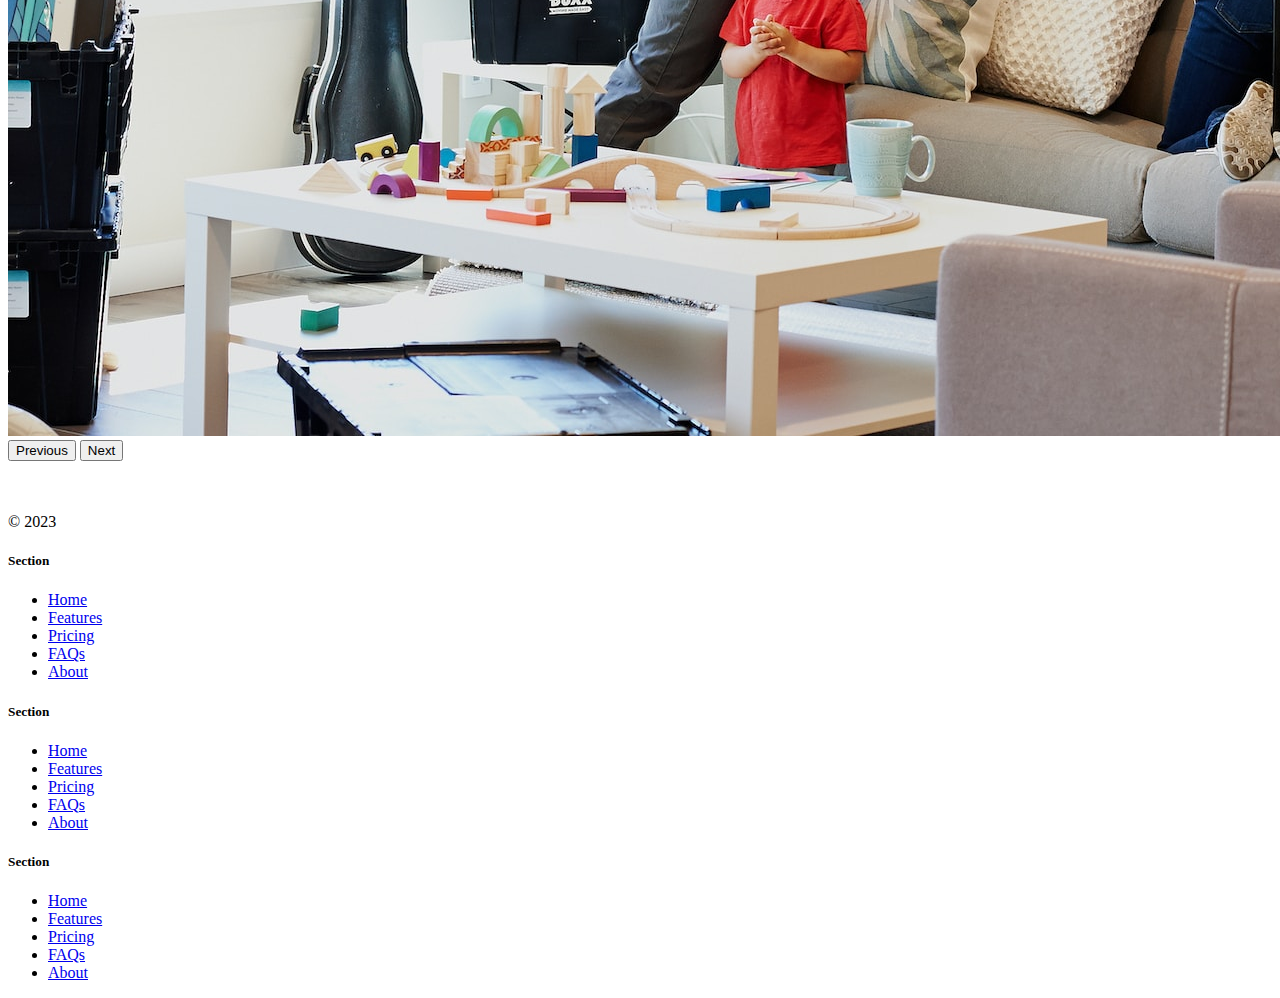
<file: solution.html>
<!DOCTYPE html>
<html lang="en">

<head>
  <meta charset="UTF-8">
  <meta name="viewport" content="width=device-width, initial-scale=1.0">
  <title>Bootstrap Components</title>
  <link href="https://cdn.jsdelivr.net/npm/bootstrap@5.3.0-alpha2/dist/css/bootstrap.min.css" rel="stylesheet"
    integrity="sha384-aFq/bzH65dt+w6FI2ooMVUpc+21e0SRygnTpmBvdBgSdnuTN7QbdgL+OapgHtvPp" crossorigin="anonymous">
  <style>
    .feature-icon {
      width: 4rem;
      height: 4rem;
      border-radius: 0.75rem;
    }
  </style>
</head>

<body>

  <nav class="navbar navbar-expand-lg bg-body-tertiary">
    <div class="container-fluid">
      <a class="navbar-brand" href="#"><img src="./box-seam.svg" alt="moveit brand icon" height="30"> Move It</a>
      <button class="navbar-toggler" type="button" data-bs-toggle="collapse" data-bs-target="#navbarSupportedContent"
        aria-controls="navbarSupportedContent" aria-expanded="false" aria-label="Toggle navigation">
        <span class="navbar-toggler-icon"></span>
      </button>
      <div class="collapse navbar-collapse" id="navbarSupportedContent">
        <ul class="navbar-nav me-auto mb-2 mb-lg-0">
          <li class="nav-item">
            <a class="nav-link active" aria-current="page" href="#">Home</a>
          </li>
          <li class="nav-item">
            <a class="nav-link" href="#">About</a>
          </li>
          <li class="nav-item dropdown">
            <a class="nav-link dropdown-toggle" href="#" role="button" data-bs-toggle="dropdown" aria-expanded="false">
              Services
            </a>
            <ul class="dropdown-menu">
              <li><a class="dropdown-item" href="#">Action</a></li>
              <li><a class="dropdown-item" href="#">Another action</a></li>
              <li>
                <hr class="dropdown-divider">
              </li>
              <li><a class="dropdown-item" href="#">Something else here</a></li>
            </ul>
          </li>
        </ul>
        <form class="d-flex" role="search">
          <input class="form-control me-2" type="search" placeholder="Postcode" aria-label="Search">
          <button class="btn btn-outline-success" type="submit">Check</button>
        </form>
      </div>
    </div>
  </nav>


  <div class="px-4 pt-5 my-5 text-center border-bottom">
    <h1 class="display-4 fw-bold text-body-emphasis">Move With Joy</h1>
    <div class="col-lg-6 mx-auto">
      <p class="lead mb-4">Welcome to our website, where we are on a mission to provide exceptional moving services to
        customers in the US. As a
        startup, we believe that moving doesn't have to be stressful or complicated, and we are passionate about making
        the
        process as seamless and enjoyable as possible.
      </p>
      <div class="d-grid gap-2 d-sm-flex justify-content-sm-center mb-5">
        <button type="button" class="btn btn-primary btn-lg px-4 me-sm-3">Get a Quote</button>
        <button type="button" class="btn btn-outline-secondary btn-lg px-4">Contact Us</button>
      </div>
    </div>
    <div class="overflow-hidden" style="max-height: 30vh;">
      <div class="container px-5">
        <img src="./moving-van.jpg" class="img-fluid border rounded-3 shadow-lg mb-4" alt="Example image" width="700"
          height="500" loading="lazy">
      </div>
    </div>
  </div>

  <div class="container px-4 py-5" id="featured-3">
    <h2 class="pb-2 border-bottom">Why Move With Us?</h2>
    <div class="row g-4 py-5 row-cols-1 row-cols-lg-3">
      <div class="feature col">
        <div
          class="feature-icon d-inline-flex align-items-center justify-content-center text-bg-primary bg-gradient fs-2 mb-3">
          <img src="./briefcase.svg" alt="briefcase" height="30">
        </div>
        <h3 class="fs-2">Professional</h3>
        <p>Our team of professional movers are trained to prioritize efficiency, organization, and attention to detail.
          We
          understand that your possessions are more than just objects - they are a reflection of your life, memories,
          and
          experiences. That's why we take extra care to ensure that everything is packed and transported with the utmost
          care and
          attention.</p>
        <a href="#" class="icon-link">
          Get a quote
          <img src="./chevron-right.svg" alt="chevron-right">
        </a>
      </div>
      <div class="feature col">
        <div
          class="feature-icon d-inline-flex align-items-center justify-content-center text-bg-primary bg-gradient fs-2 mb-3">
          <img src="./bus-front.svg" alt="bus-front" height="30">
        </div>
        <h3 class="fs-2">Countrywide</h3>
        <p>We offer a range of services to suit your individual needs, whether you're moving locally or across the
          country. Our
          team can handle everything from packing and loading to unloading and unpacking, so you can focus on settling
          into your
          new home. And with our transparent pricing and no hidden fees, you can trust that you're getting a fair and
          competitive
          rate for our services.</p>
        <a href="#" class="icon-link">
          Get a quote
          <img src="./chevron-right.svg" alt="chevron-right">
        </a>
      </div>
      <div class="feature col">
        <div
          class="feature-icon d-inline-flex align-items-center justify-content-center text-bg-primary bg-gradient fs-2 mb-3">
          <img src="./chat-square-heart.svg" alt="chat-square-heart" height="30">
        </div>
        <h3 class="fs-2">Personal Touch</h3>
        <p>At our core, we believe that moving should be an exciting and positive experience, not a stressful one. By
          providing
          exceptional moving services in the US, we hope to revolutionize the way people think about moving and provide
          a better,
          more personalized experience for our customers. Contact us today to learn more about how we can help you with
          your next
          move.</p>
        <a href="#" class="icon-link">
          Get a quote
          <img src="./chevron-right.svg" alt="chevron-right">
        </a>
      </div>
    </div>
  </div>
  <div class="container">
    <div id="carouselExampleIndicators" class="carousel slide">
      <div class="carousel-indicators">
        <button type="button" data-bs-target="#carouselExampleIndicators" data-bs-slide-to="0" class="active"
          aria-current="true" aria-label="Slide 1"></button>
        <button type="button" data-bs-target="#carouselExampleIndicators" data-bs-slide-to="1"
          aria-label="Slide 2"></button>
        <button type="button" data-bs-target="#carouselExampleIndicators" data-bs-slide-to="2"
          aria-label="Slide 3"></button>
      </div>
      <div class="carousel-inner">
        <div class="carousel-item active">
          <img src="./couple.jpg" class="d-block w-100" alt="couple">
        </div>
        <div class="carousel-item">
          <img src="./dog.jpg" class="d-block w-100" alt="dog">
        </div>
        <div class="carousel-item">
          <img src="./family.jpg" class="d-block w-100" alt="family">
        </div>
      </div>
      <button class="carousel-control-prev" type="button" data-bs-target="#carouselExampleIndicators"
        data-bs-slide="prev">
        <span class="carousel-control-prev-icon" aria-hidden="true"></span>
        <span class="visually-hidden">Previous</span>
      </button>
      <button class="carousel-control-next" type="button" data-bs-target="#carouselExampleIndicators"
        data-bs-slide="next">
        <span class="carousel-control-next-icon" aria-hidden="true"></span>
        <span class="visually-hidden">Next</span>
      </button>
    </div>
  </div>

  <div class="container">
    <footer class="row row-cols-1 row-cols-sm-2 row-cols-md-5 py-5 my-5 border-top">
      <div class="col mb-3">
        <a href="/" class="d-flex align-items-center mb-3 link-body-emphasis text-decoration-none">
          <svg class="bi me-2" width="40" height="32">
            <use xlink:href="#bootstrap"></use>
          </svg>
        </a>
        <p class="text-body-secondary">© 2023</p>
      </div>

      <div class="col mb-3">

      </div>

      <div class="col mb-3">
        <h5>Section</h5>
        <ul class="nav flex-column">
          <li class="nav-item mb-2"><a href="#" class="nav-link p-0 text-body-secondary">Home</a></li>
          <li class="nav-item mb-2"><a href="#" class="nav-link p-0 text-body-secondary">Features</a></li>
          <li class="nav-item mb-2"><a href="#" class="nav-link p-0 text-body-secondary">Pricing</a></li>
          <li class="nav-item mb-2"><a href="#" class="nav-link p-0 text-body-secondary">FAQs</a></li>
          <li class="nav-item mb-2"><a href="#" class="nav-link p-0 text-body-secondary">About</a></li>
        </ul>
      </div>

      <div class="col mb-3">
        <h5>Section</h5>
        <ul class="nav flex-column">
          <li class="nav-item mb-2"><a href="#" class="nav-link p-0 text-body-secondary">Home</a></li>
          <li class="nav-item mb-2"><a href="#" class="nav-link p-0 text-body-secondary">Features</a></li>
          <li class="nav-item mb-2"><a href="#" class="nav-link p-0 text-body-secondary">Pricing</a></li>
          <li class="nav-item mb-2"><a href="#" class="nav-link p-0 text-body-secondary">FAQs</a></li>
          <li class="nav-item mb-2"><a href="#" class="nav-link p-0 text-body-secondary">About</a></li>
        </ul>
      </div>

      <div class="col mb-3">
        <h5>Section</h5>
        <ul class="nav flex-column">
          <li class="nav-item mb-2"><a href="#" class="nav-link p-0 text-body-secondary">Home</a></li>
          <li class="nav-item mb-2"><a href="#" class="nav-link p-0 text-body-secondary">Features</a></li>
          <li class="nav-item mb-2"><a href="#" class="nav-link p-0 text-body-secondary">Pricing</a></li>
          <li class="nav-item mb-2"><a href="#" class="nav-link p-0 text-body-secondary">FAQs</a></li>
          <li class="nav-item mb-2"><a href="#" class="nav-link p-0 text-body-secondary">About</a></li>
        </ul>
      </div>
    </footer>
  </div>
  <script src="https://cdn.jsdelivr.net/npm/bootstrap@5.3.0-alpha3/dist/js/bootstrap.bundle.min.js"
    integrity="sha384-ENjdO4Dr2bkBIFxQpeoTz1HIcje39Wm4jDKdf19U8gI4ddQ3GYNS7NTKfAdVQSZe"
    crossorigin="anonymous"></script>
</body>

</html>
</file>
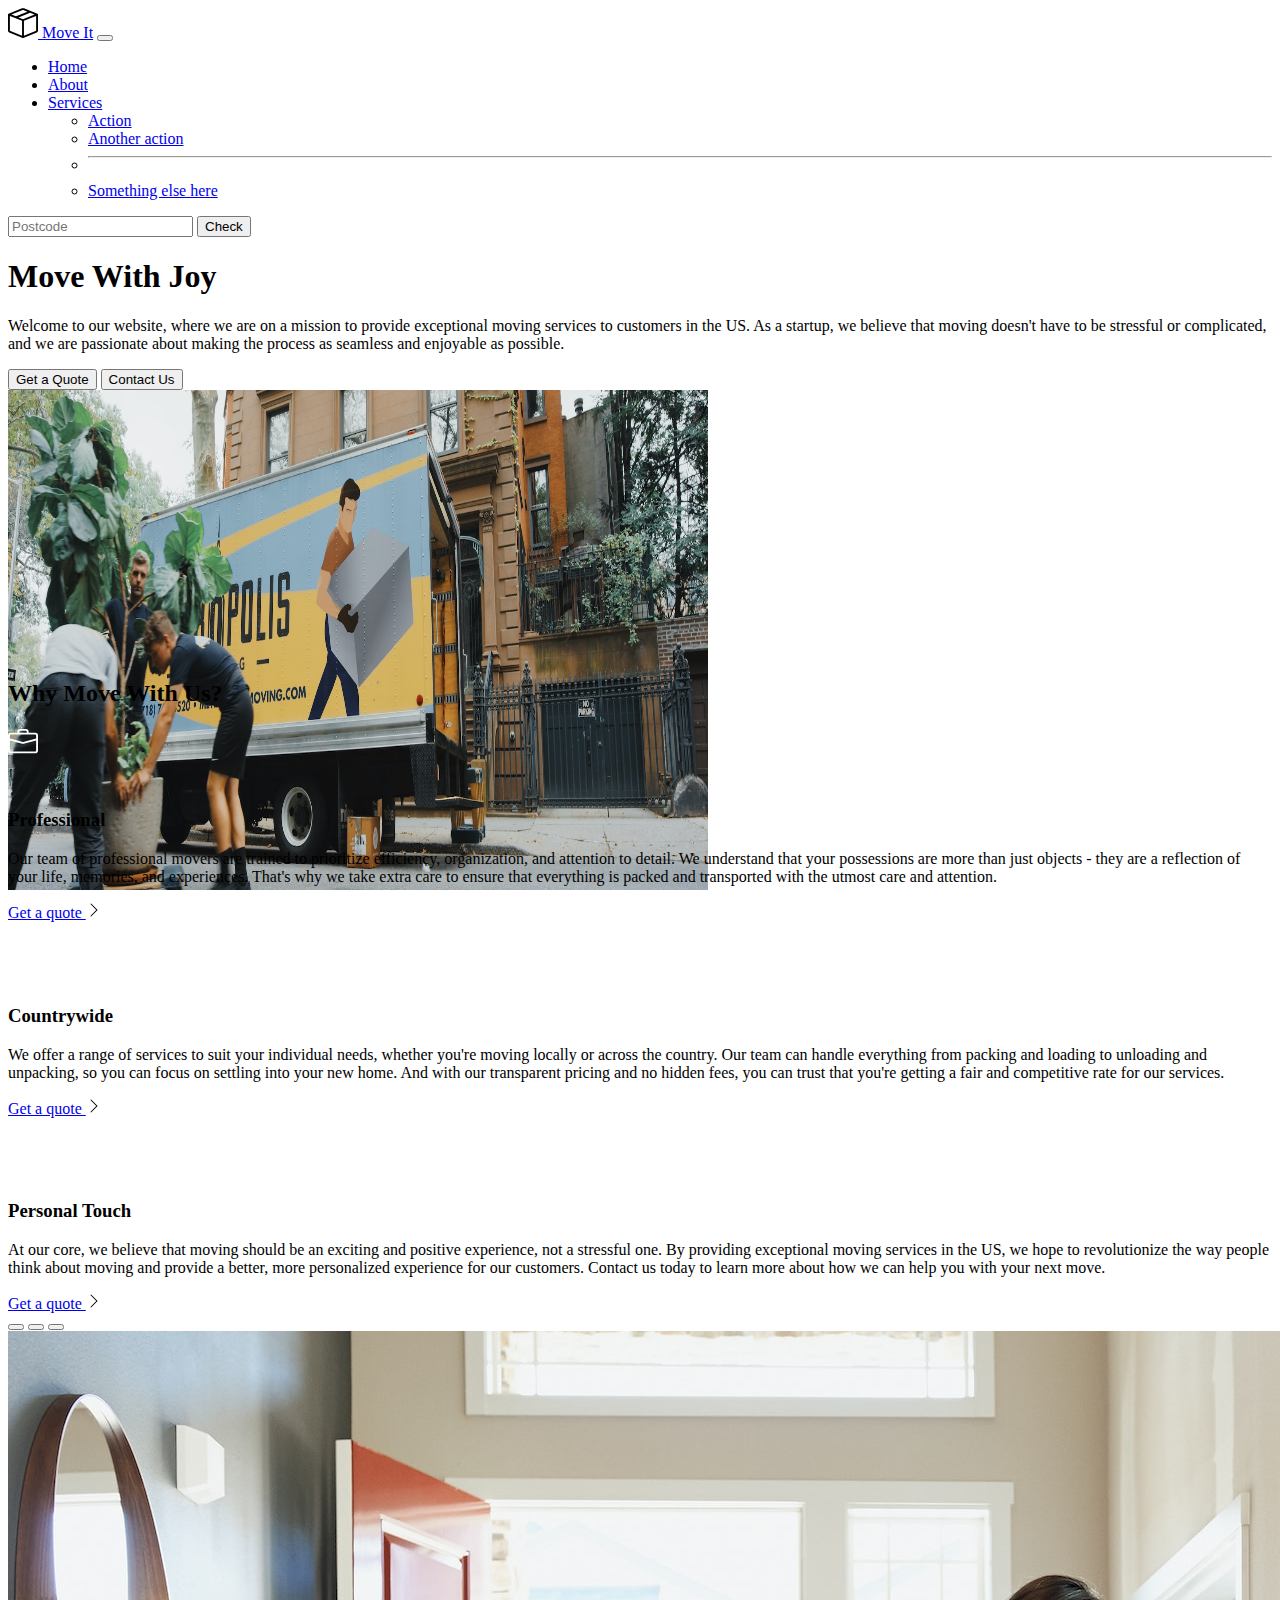
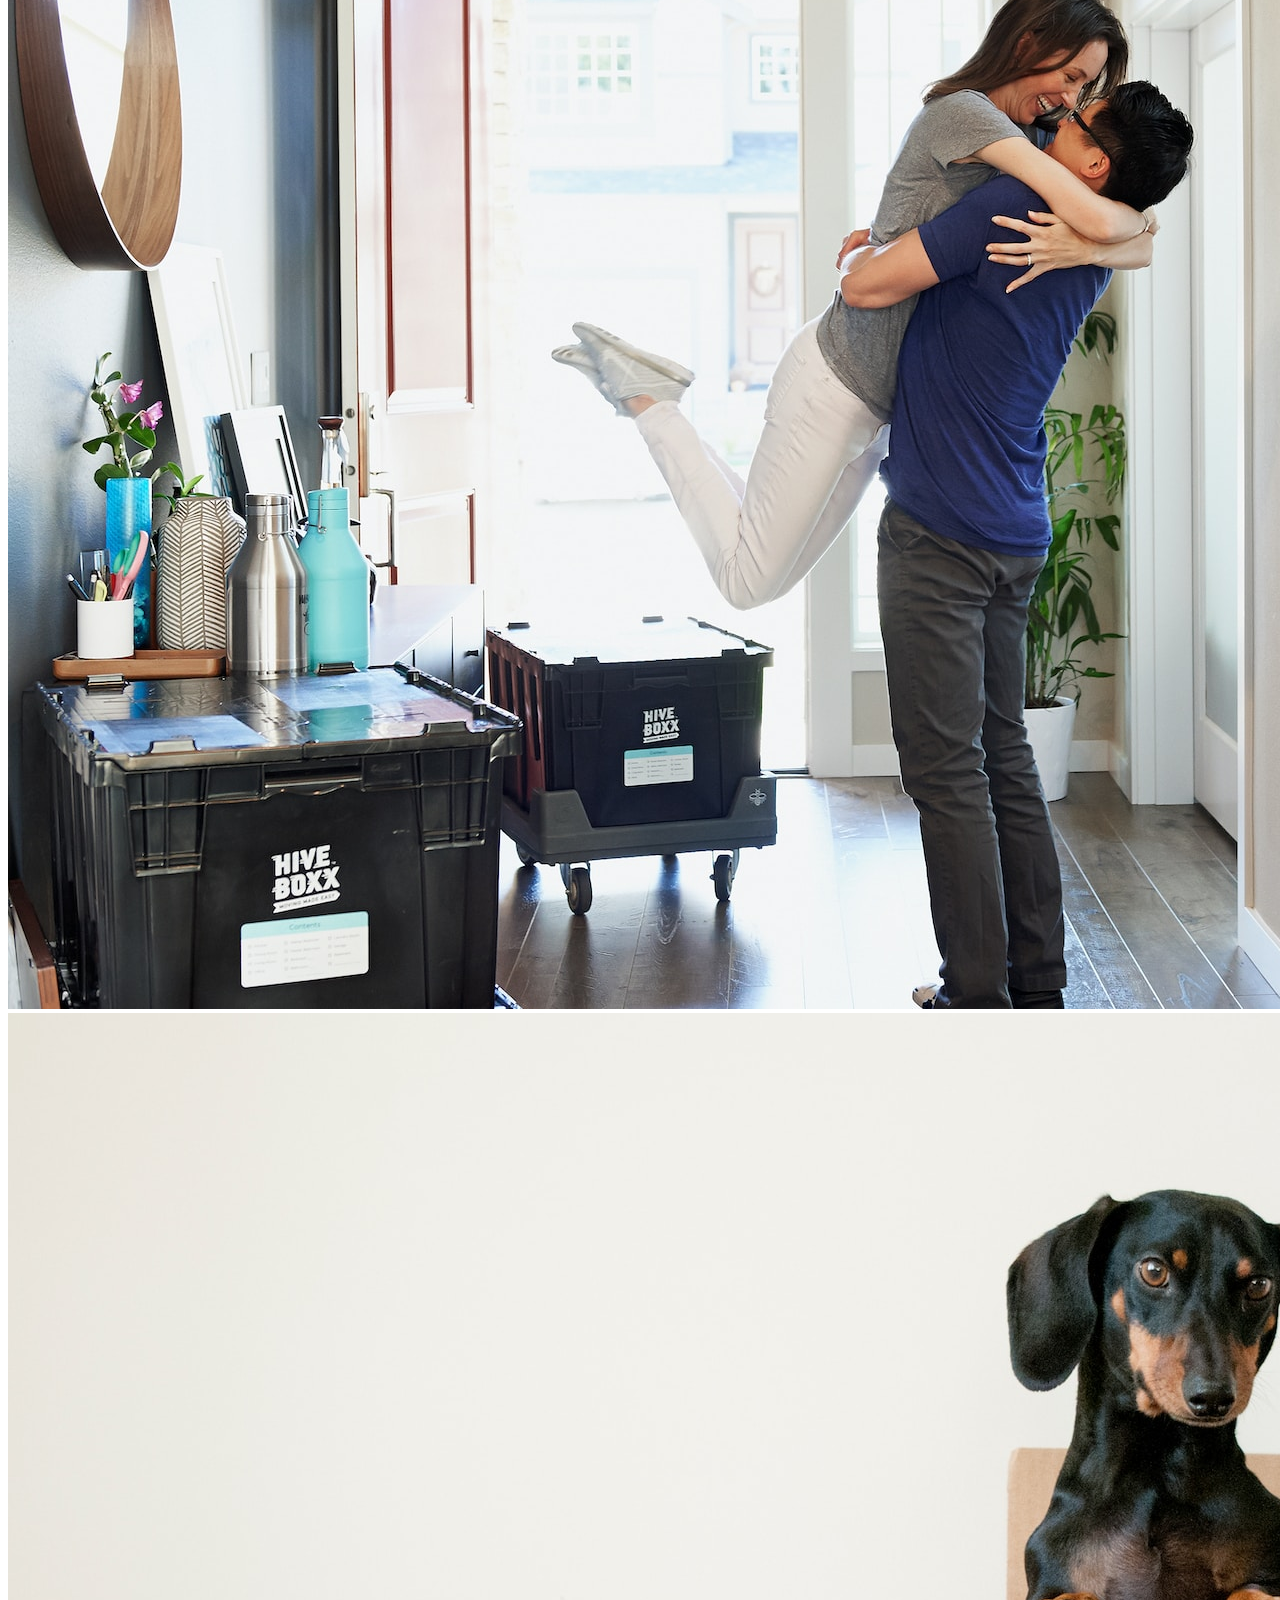
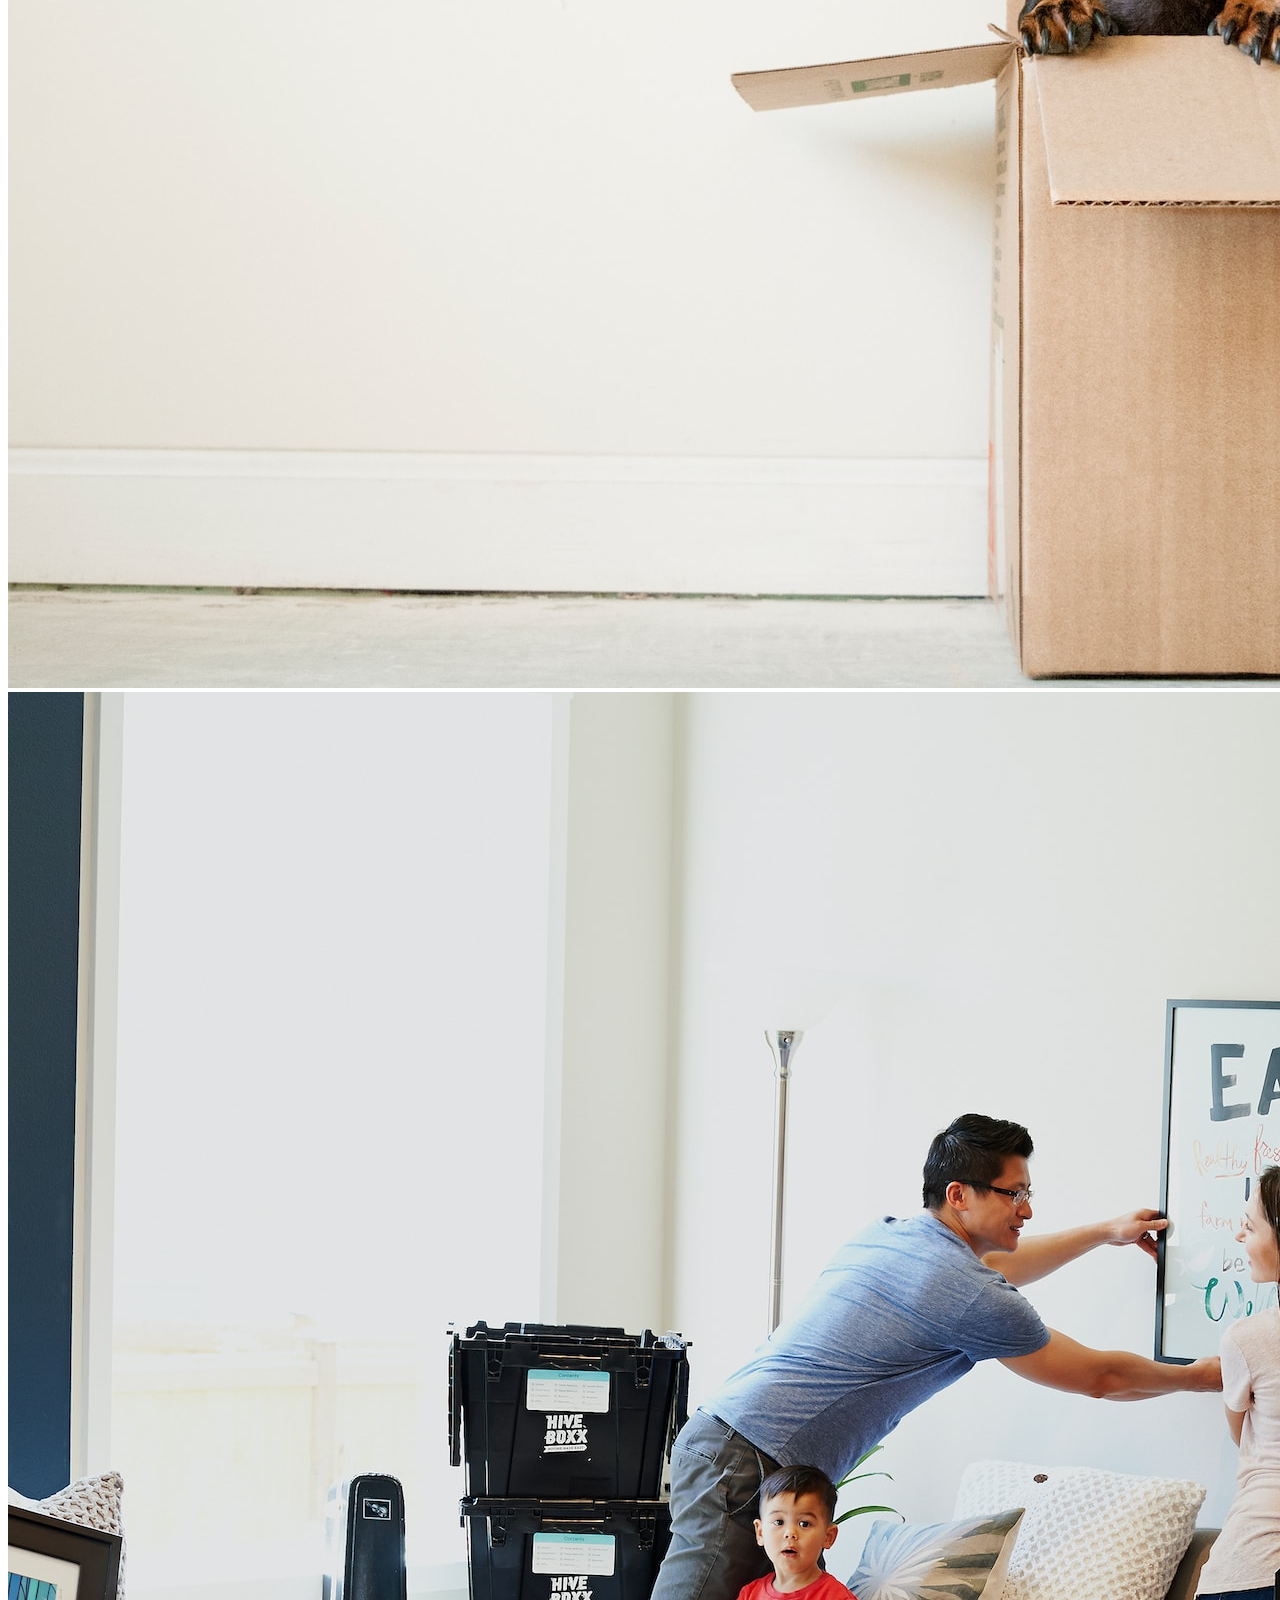
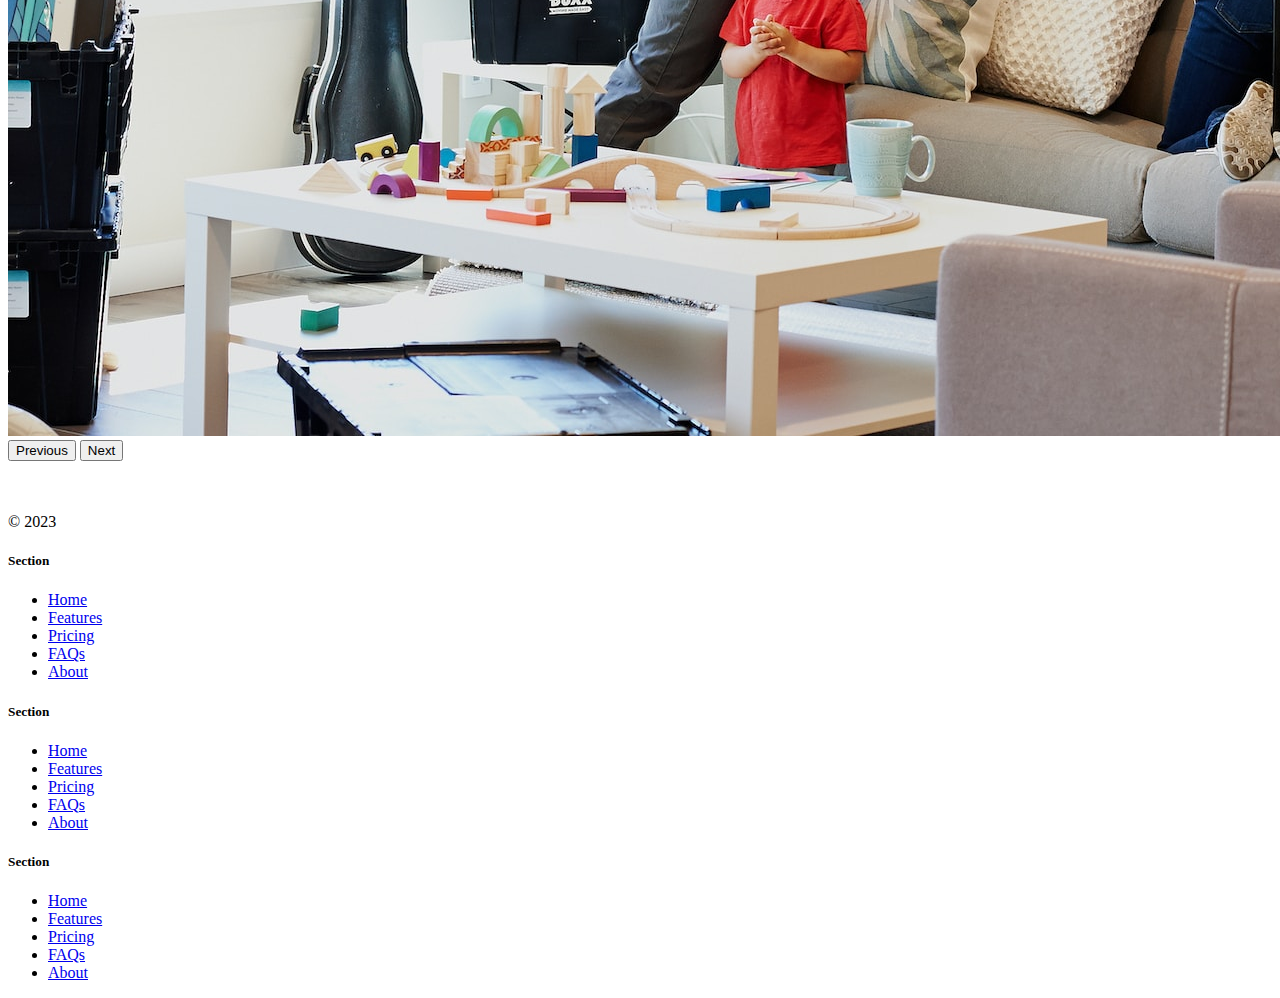
<file: projects/index.bootstrap.html>
<!DOCTYPE html>
<html lang="en">

<head>
  <meta charset="UTF-8">
  <meta name="viewport" content="width=device-width, initial-scale=1.0">
  <title>Bootstrap Components</title>
  <link href="https://cdn.jsdelivr.net/npm/bootstrap@5.3.0-alpha2/dist/css/bootstrap.min.css" rel="stylesheet"
    integrity="sha384-aFq/bzH65dt+w6FI2ooMVUpc+21e0SRygnTpmBvdBgSdnuTN7QbdgL+OapgHtvPp" crossorigin="anonymous">
  <style>
    .feature-icon {
      width: 4rem;
      height: 4rem;
      border-radius: 0.75rem;
    }
  </style>
</head>

<body>

  <nav class="navbar navbar-expand-lg bg-body-tertiary">
    <div class="container-fluid">
      <a class="navbar-brand" href="#"><img src="/box-seam.svg" alt="moveit brand icon" height="30"> Move It</a>
      <button class="navbar-toggler" type="button" data-bs-toggle="collapse" data-bs-target="#navbarSupportedContent"
        aria-controls="navbarSupportedContent" aria-expanded="false" aria-label="Toggle navigation">
        <span class="navbar-toggler-icon"></span>
      </button>
      <div class="collapse navbar-collapse" id="navbarSupportedContent">
        <ul class="navbar-nav me-auto mb-2 mb-lg-0">
          <li class="nav-item">
            <a class="nav-link active" aria-current="page" href="#">Home</a>
          </li>
          <li class="nav-item">
            <a class="nav-link" href="#">About</a>
          </li>
          <li class="nav-item dropdown">
            <a class="nav-link dropdown-toggle" href="#" role="button" data-bs-toggle="dropdown" aria-expanded="false">
              Services
            </a>
            <ul class="dropdown-menu">
              <li><a class="dropdown-item" href="#">Action</a></li>
              <li><a class="dropdown-item" href="#">Another action</a></li>
              <li>
                <hr class="dropdown-divider">
              </li>
              <li><a class="dropdown-item" href="#">Something else here</a></li>
            </ul>
          </li>
        </ul>
        <form class="d-flex" role="search">
          <input class="form-control me-2" type="search" placeholder="Postcode" aria-label="Search">
          <button class="btn btn-outline-success" type="submit">Check</button>
        </form>
      </div>
    </div>
  </nav>


  <div class="px-4 pt-5 my-5 text-center border-bottom">
    <h1 class="display-4 fw-bold text-body-emphasis">Move With Joy</h1>
    <div class="col-lg-6 mx-auto">
      <p class="lead mb-4">Welcome to our website, where we are on a mission to provide exceptional moving services to
        customers in the US. As a
        startup, we believe that moving doesn't have to be stressful or complicated, and we are passionate about making
        the
        process as seamless and enjoyable as possible.
      </p>
      <div class="d-grid gap-2 d-sm-flex justify-content-sm-center mb-5">
        <button type="button" class="btn btn-primary btn-lg px-4 me-sm-3">Get a Quote</button>
        <button type="button" class="btn btn-outline-secondary btn-lg px-4">Contact Us</button>
      </div>
    </div>
    <div class="overflow-hidden" style="max-height: 30vh;">
      <div class="container px-5">
        <img src="/images/moving-van.jpg" class="img-fluid border rounded-3 shadow-lg mb-4" alt="Example image" width="700"
          height="500" loading="lazy">
      </div>
    </div>
  </div>

  <div class="container px-4 py-5" id="featured-3">
    <h2 class="pb-2 border-bottom">Why Move With Us?</h2>
    <div class="row g-4 py-5 row-cols-1 row-cols-lg-3">
      <div class="feature col">
        <div
          class="feature-icon d-inline-flex align-items-center justify-content-center text-bg-primary bg-gradient fs-2 mb-3">
          <img src="/briefcase.svg" alt="briefcase" height="30">
        </div>
        <h3 class="fs-2">Professional</h3>
        <p>Our team of professional movers are trained to prioritize efficiency, organization, and attention to detail.
          We
          understand that your possessions are more than just objects - they are a reflection of your life, memories,
          and
          experiences. That's why we take extra care to ensure that everything is packed and transported with the utmost
          care and
          attention.</p>
        <a href="#" class="icon-link">
          Get a quote
          <img src="/chevron-right.svg" alt="chevron-right">
        </a>
      </div>
      <div class="feature col">
        <div
          class="feature-icon d-inline-flex align-items-center justify-content-center text-bg-primary bg-gradient fs-2 mb-3">
          <img src="/bus-front.svg" alt="bus-front" height="30">
        </div>
        <h3 class="fs-2">Countrywide</h3>
        <p>We offer a range of services to suit your individual needs, whether you're moving locally or across the
          country. Our
          team can handle everything from packing and loading to unloading and unpacking, so you can focus on settling
          into your
          new home. And with our transparent pricing and no hidden fees, you can trust that you're getting a fair and
          competitive
          rate for our services.</p>
        <a href="#" class="icon-link">
          Get a quote
          <img src="/chevron-right.svg" alt="chevron-right">
        </a>
      </div>
      <div class="feature col">
        <div
          class="feature-icon d-inline-flex align-items-center justify-content-center text-bg-primary bg-gradient fs-2 mb-3">
          <img src="/chat-square-heart.svg" alt="chat-square-heart" height="30">
        </div>
        <h3 class="fs-2">Personal Touch</h3>
        <p>At our core, we believe that moving should be an exciting and positive experience, not a stressful one. By
          providing
          exceptional moving services in the US, we hope to revolutionize the way people think about moving and provide
          a better,
          more personalized experience for our customers. Contact us today to learn more about how we can help you with
          your next
          move.</p>
        <a href="#" class="icon-link">
          Get a quote
          <img src="/chevron-right.svg" alt="chevron-right">
        </a>
      </div>
    </div>
  </div>
  <div class="container">
    <div id="carouselExampleIndicators" class="carousel slide">
      <div class="carousel-indicators">
        <button type="button" data-bs-target="#carouselExampleIndicators" data-bs-slide-to="0" class="active"
          aria-current="true" aria-label="Slide 1"></button>
        <button type="button" data-bs-target="#carouselExampleIndicators" data-bs-slide-to="1"
          aria-label="Slide 2"></button>
        <button type="button" data-bs-target="#carouselExampleIndicators" data-bs-slide-to="2"
          aria-label="Slide 3"></button>
      </div>
      <div class="carousel-inner">
        <div class="carousel-item active">
          <img src="/images/couple.jpg" class="d-block w-100" alt="couple">
        </div>
        <div class="carousel-item">
          <img src="/images/dog.jpg" class="d-block w-100" alt="dog">
        </div>
        <div class="carousel-item">
          <img src="/images/family.jpg" class="d-block w-100" alt="family">
        </div>
      </div>
      <button class="carousel-control-prev" type="button" data-bs-target="#carouselExampleIndicators"
        data-bs-slide="prev">
        <span class="carousel-control-prev-icon" aria-hidden="true"></span>
        <span class="visually-hidden">Previous</span>
      </button>
      <button class="carousel-control-next" type="button" data-bs-target="#carouselExampleIndicators"
        data-bs-slide="next">
        <span class="carousel-control-next-icon" aria-hidden="true"></span>
        <span class="visually-hidden">Next</span>
      </button>
    </div>
  </div>

  <div class="container">
    <footer class="row row-cols-1 row-cols-sm-2 row-cols-md-5 py-5 my-5 border-top">
      <div class="col mb-3">
        <a href="/" class="d-flex align-items-center mb-3 link-body-emphasis text-decoration-none">
          <svg class="bi me-2" width="40" height="32">
            <use xlink:href="#bootstrap"></use>
          </svg>
        </a>
        <p class="text-body-secondary">© 2023</p>
      </div>

      <div class="col mb-3">

      </div>

      <div class="col mb-3">
        <h5>Section</h5>
        <ul class="nav flex-column">
          <li class="nav-item mb-2"><a href="#" class="nav-link p-0 text-body-secondary">Home</a></li>
          <li class="nav-item mb-2"><a href="#" class="nav-link p-0 text-body-secondary">Features</a></li>
          <li class="nav-item mb-2"><a href="#" class="nav-link p-0 text-body-secondary">Pricing</a></li>
          <li class="nav-item mb-2"><a href="#" class="nav-link p-0 text-body-secondary">FAQs</a></li>
          <li class="nav-item mb-2"><a href="#" class="nav-link p-0 text-body-secondary">About</a></li>
        </ul>
      </div>

      <div class="col mb-3">
        <h5>Section</h5>
        <ul class="nav flex-column">
          <li class="nav-item mb-2"><a href="#" class="nav-link p-0 text-body-secondary">Home</a></li>
          <li class="nav-item mb-2"><a href="#" class="nav-link p-0 text-body-secondary">Features</a></li>
          <li class="nav-item mb-2"><a href="#" class="nav-link p-0 text-body-secondary">Pricing</a></li>
          <li class="nav-item mb-2"><a href="#" class="nav-link p-0 text-body-secondary">FAQs</a></li>
          <li class="nav-item mb-2"><a href="#" class="nav-link p-0 text-body-secondary">About</a></li>
        </ul>
      </div>

      <div class="col mb-3">
        <h5>Section</h5>
        <ul class="nav flex-column">
          <li class="nav-item mb-2"><a href="#" class="nav-link p-0 text-body-secondary">Home</a></li>
          <li class="nav-item mb-2"><a href="#" class="nav-link p-0 text-body-secondary">Features</a></li>
          <li class="nav-item mb-2"><a href="#" class="nav-link p-0 text-body-secondary">Pricing</a></li>
          <li class="nav-item mb-2"><a href="#" class="nav-link p-0 text-body-secondary">FAQs</a></li>
          <li class="nav-item mb-2"><a href="#" class="nav-link p-0 text-body-secondary">About</a></li>
        </ul>
      </div>
    </footer>
  </div>
  <script src="https://cdn.jsdelivr.net/npm/bootstrap@5.3.0-alpha3/dist/js/bootstrap.bundle.min.js"
    integrity="sha384-ENjdO4Dr2bkBIFxQpeoTz1HIcje39Wm4jDKdf19U8gI4ddQ3GYNS7NTKfAdVQSZe"
    crossorigin="anonymous"></script>
</body>

</html>
</file>
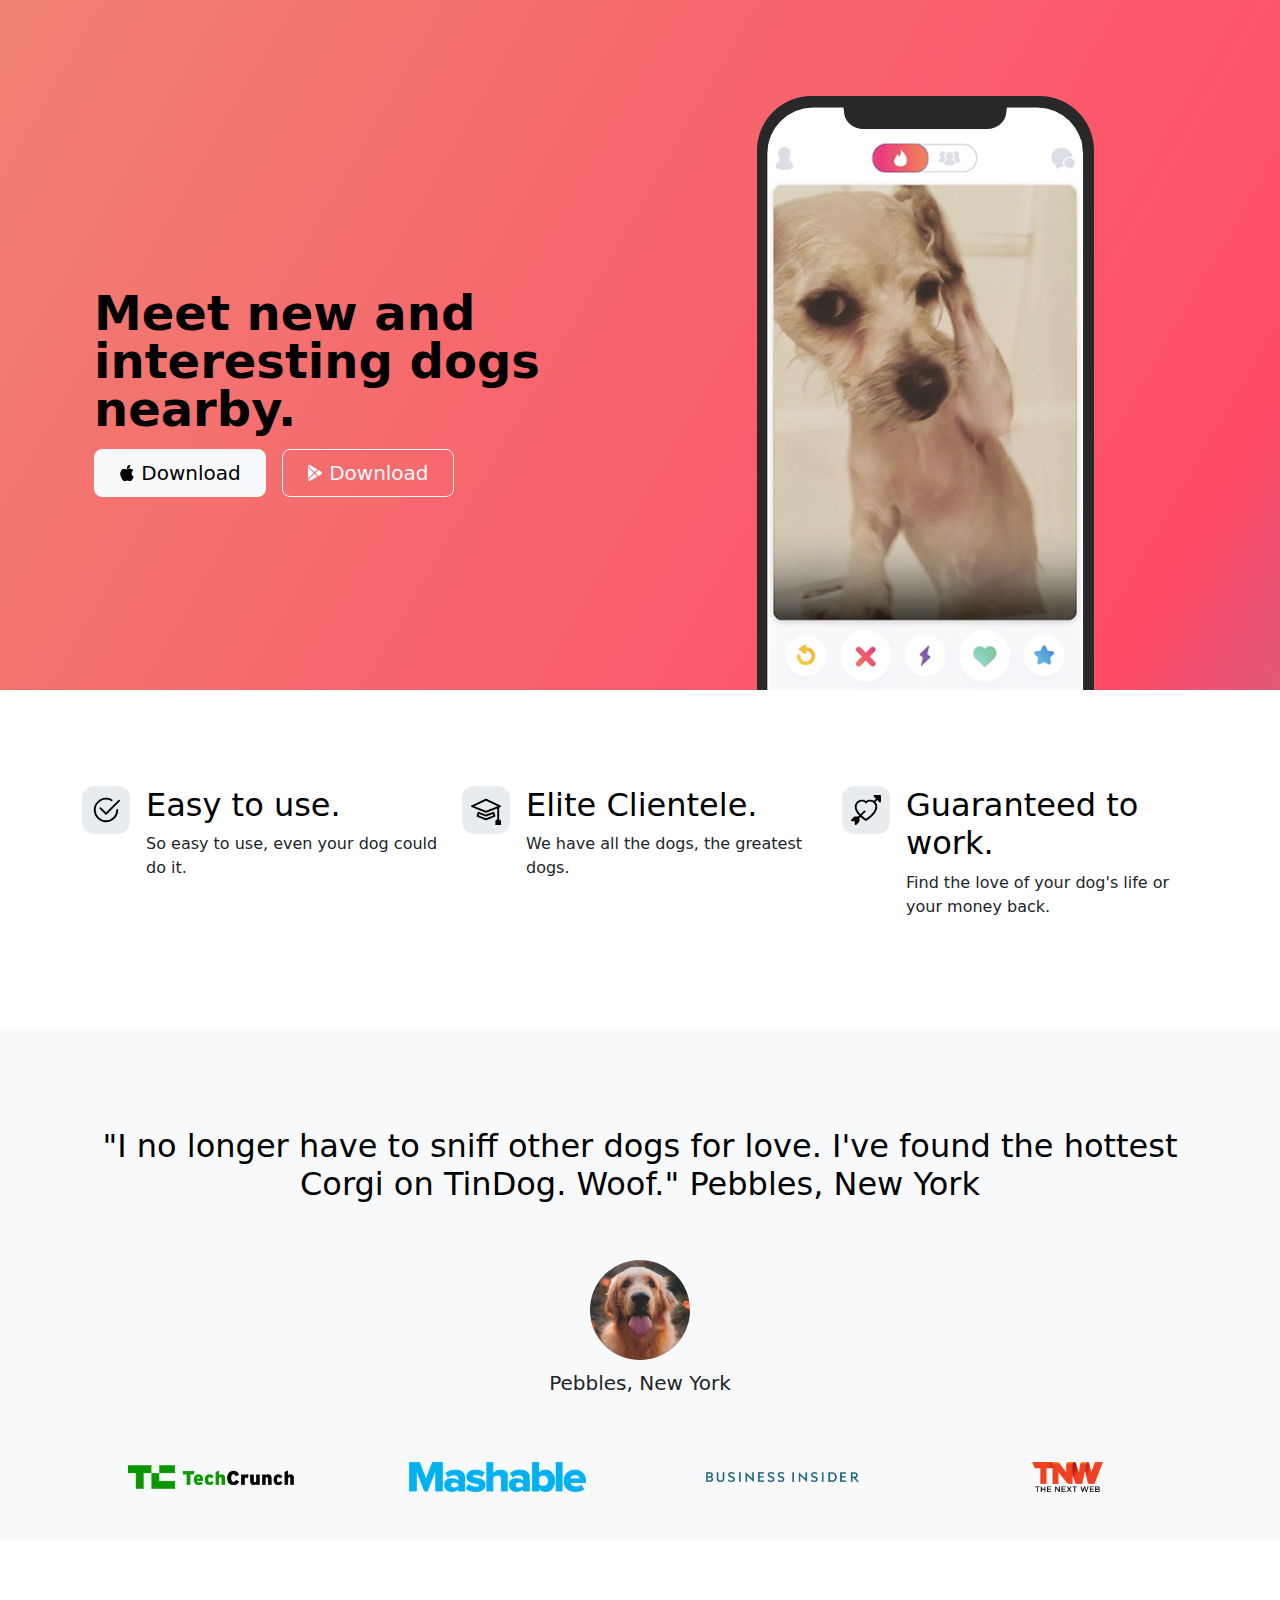
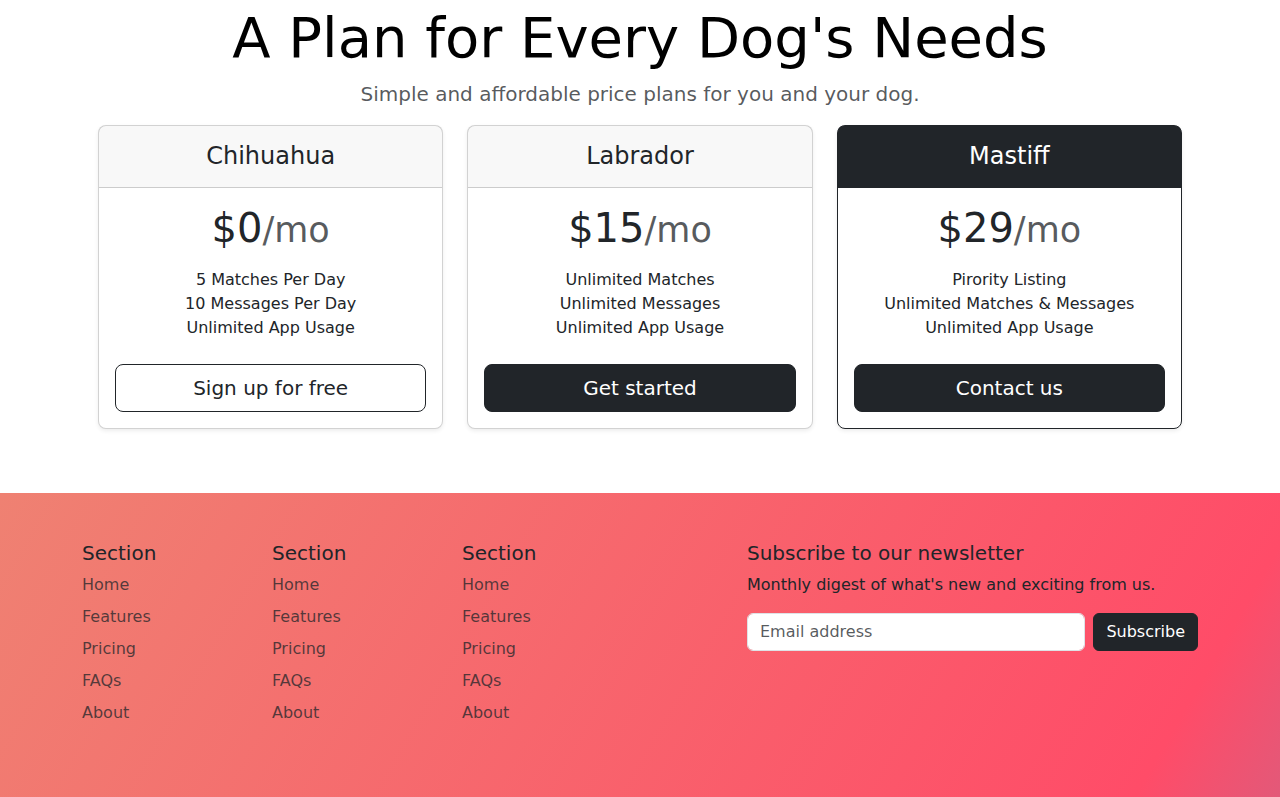
<file: projects/index.dog.html>
<!DOCTYPE html>
<html lang="en">

<head>
  <meta charset="UTF-8">
  <meta name="viewport" content="width=device-width, initial-scale=1.0">
  <title>TinDog</title>
</head>
<link href="https://cdn.jsdelivr.net/npm/bootstrap@5.3.3/dist/css/bootstrap.min.css" rel="stylesheet" integrity="sha384-QWTKZyjpPEjISv5WaRU9OFeRpok6YctnYmDr5pNlyT2bRjXh0JMhjY6hW+ALEwIH" crossorigin="anonymous">
<link href="/projects/style.css" rel="stylesheet">
<body>
  <style>
.gradient-background{
  background: linear-gradient(300deg, #00bfff, #ff4c68, #ef8172);
  background-size: 180% 180%;
  animation: gradient-animation 18s ease infinite;
  width: 100%;
}

@keyframes gradient-animation {
  0% {
    background-position: 0% 50%;
  }
  50% {
    background-position: 100% 50%;
  }
  100% {
    background-position: 0% 50%;
  }
}

.icon-square {
  width: 3rem;
  height: 3rem;
  border-radius: 0.75rem;
}

.profile-img {
  border-radius: 50%;
  height: 100px;
}

  </style>
  <!-- Title -->
  <section id="title" class="gradient-background">
    <div class="container col-xxl-8 px-4 pt-5">
      <div class="row flex-lg-row-reverse align-items-center g-5 pt-5">
        <div class="col-10 col-sm-8 col-lg-6">
          <img src="/images/iphone.png" class="d-block mx-lg-auto img-fluid" alt="Bootstrap Themes" height="200" loading="lazy">
        </div>
        <div class="col-lg-6">
          <h1 class="display-5 fw-bold text-body-emphasis lh-1 mb-3">Meet new and interesting dogs nearby.
          </h1>
          <div class="d-grid gap-2 d-md-flex justify-content-md-start">
            <button type="button" class="btn btn-light btn-lg px-4 me-md-2" fdprocessedid="6xjhk">
              <svg xmlns="http://www.w3.org/2000/svg" width="16" height="16" fill="currentColor"
                class="bi bi-apple mb-1" viewBox="0 0 16 16">
<path
                  d="M11.182.008C11.148-.03 9.923.023 8.857 1.18c-1.066 1.156-.902 2.482-.878 2.516.024.034 1.52.087 2.475-1.258.955-1.345.762-2.391.728-2.43Zm3.314 11.733c-.048-.096-2.325-1.234-2.113-3.422.212-2.189 1.675-2.789 1.698-2.854.023-.065-.597-.79-1.254-1.157a3.692 3.692 0 0 0-1.563-.434c-.108-.003-.483-.095-1.254.116-.508.139-1.653.589-1.968.607-.316.018-1.256-.522-2.267-.665-.647-.125-1.333.131-1.824.328-.49.196-1.422.754-2.074 2.237-.652 1.482-.311 3.83-.067 4.56.244.729.625 1.924 1.273 2.796.576.984 1.34 1.667 1.659 1.899.319.232 1.219.386 1.843.067.502-.308 1.408-.485 1.766-.472.357.013 1.061.154 1.782.539.571.197 1.111.115 1.652-.105.541-.221 1.324-1.059 2.238-2.758.347-.79.505-1.217.473-1.282Z" />
<path
                  d="M11.182.008C11.148-.03 9.923.023 8.857 1.18c-1.066 1.156-.902 2.482-.878 2.516.024.034 1.52.087 2.475-1.258.955-1.345.762-2.391.728-2.43Zm3.314 11.733c-.048-.096-2.325-1.234-2.113-3.422.212-2.189 1.675-2.789 1.698-2.854.023-.065-.597-.79-1.254-1.157a3.692 3.692 0 0 0-1.563-.434c-.108-.003-.483-.095-1.254.116-.508.139-1.653.589-1.968.607-.316.018-1.256-.522-2.267-.665-.647-.125-1.333.131-1.824.328-.49.196-1.422.754-2.074 2.237-.652 1.482-.311 3.83-.067 4.56.244.729.625 1.924 1.273 2.796.576.984 1.34 1.667 1.659 1.899.319.232 1.219.386 1.843.067.502-.308 1.408-.485 1.766-.472.357.013 1.061.154 1.782.539.571.197 1.111.115 1.652-.105.541-.221 1.324-1.059 2.238-2.758.347-.79.505-1.217.473-1.282Z" />
</svg> Download</button>
            <button type="button" class="btn btn-outline-light btn-lg px-4" fdprocessedid="dy02c">
              <svg xmlns="http://www.w3.org/2000/svg" width="16" height="16" fill="currentColor"
                class="bi bi-google-play mb-1" viewBox="0 0 16 16">
<path
                  d="M14.222 9.374c1.037-.61 1.037-2.137 0-2.748L11.528 5.04 8.32 8l3.207 2.96 2.694-1.586Zm-3.595 2.116L7.583 8.68 1.03 14.73c.201 1.029 1.36 1.61 2.303 1.055l7.294-4.295ZM1 13.396V2.603L6.846 8 1 13.396ZM1.03 1.27l6.553 6.05 3.044-2.81L3.333.215C2.39-.341 1.231.24 1.03 1.27Z" />
</svg> Download</button>
          </div>
        </div>
      </div>  
</section>
  <!-- Features -->
  <section id="features">
    <div class="container mt-5">
      <div class="row g-4 py-5 row-cols-1 row-cols-lg-3">
        <div class="col d-flex align-items-start">
          <div class="icon-square text-body-emphasis bg-body-secondary d-inline-flex align-items-center justify-content-center fs-4 flex-shrink-0 me-3">
            <svg xmlns="http://www.w3.org/2000/svg" height="30" fill="currentColor" class="bi bi-check2-circle"
              viewBox="0 0 16 16">
<path
                d="M2.5 8a5.5 5.5 0 0 1 8.25-4.764.5.5 0 0 0 .5-.866A6.5 6.5 0 1 0 14.5 8a.5.5 0 0 0-1 0 5.5 5.5 0 1 1-11 0z" />
<path
                d="M15.354 3.354a.5.5 0 0 0-.708-.708L8 9.293 5.354 6.646a.5.5 0 1 0-.708.708l3 3a.5.5 0 0 0 .708 0l7-7z" />
</svg>
          </div>
          <div>
            <h3 class="fs-2 text-body-emphasis">Easy to use.</h3>
            <p>So easy to use, even your dog could do it.
            </p>
          </div>
        </div>
        <div class="col d-flex align-items-start">
          <div class="icon-square text-body-emphasis bg-body-secondary d-inline-flex align-items-center justify-content-center fs-4 flex-shrink-0 me-3">
            <svg xmlns="http://www.w3.org/2000/svg" height="30" fill="currentColor" class="bi bi-mortarboard" viewBox="0 0 16 16">
              <path d="M8.211 2.047a.5.5 0 0 0-.422 0l-7.5 3.5a.5.5 0 0 0 .025.917l7.5 3a.5.5 0 0 0 .372 0L14 7.14V13a1 1 0 0 0-1 1v2h3v-2a1 1 0 0 0-1-1V6.739l.686-.275a.5.5 0 0 0 .025-.917l-7.5-3.5ZM8 8.46 1.758 5.965 8 3.052l6.242 2.913L8 8.46Z"/>
              <path d="M4.176 9.032a.5.5 0 0 0-.656.327l-.5 1.7a.5.5 0 0 0 .294.605l4.5 1.8a.5.5 0 0 0 .372 0l4.5-1.8a.5.5 0 0 0 .294-.605l-.5-1.7a.5.5 0 0 0-.656-.327L8 10.466 4.176 9.032Zm-.068 1.873.22-.748 3.496 1.311a.5.5 0 0 0 .352 0l3.496-1.311.22.748L8 12.46l-3.892-1.556Z"/>
              </svg>
          </div>
          <div>
            <h3 class="fs-2 text-body-emphasis">Elite Clientele.</h3>
            <p>We have all the dogs, the greatest dogs.</p>
          </div>
        </div>
        <div class="col d-flex align-items-start">
          <div class="icon-square text-body-emphasis bg-body-secondary d-inline-flex align-items-center justify-content-center fs-4 flex-shrink-0 me-3">

            <svg xmlns="http://www.w3.org/2000/svg" height="30" fill="currentColor" class="bi bi-arrow-through-heart"
            viewBox="0 0 16 16">
           <path fill-rule="evenodd"
              d="M2.854 15.854A.5.5 0 0 1 2 15.5V14H.5a.5.5 0 0 1-.354-.854l1.5-1.5A.5.5 0 0 1 2 11.5h1.793l.53-.53c-.771-.802-1.328-1.58-1.704-2.32-.798-1.575-.775-2.996-.213-4.092C3.426 2.565 6.18 1.809 8 3.233c1.25-.98 2.944-.928 4.212-.152L13.292 2 12.147.854A.5.5 0 0 1 12.5 0h3a.5.5 0 0 1 .5.5v3a.5.5 0 0 1-.854.354L14 2.707l-1.006 1.006c.236.248.44.531.6.845.562 1.096.585 2.517-.213 4.092-.793 1.563-2.395 3.288-5.105 5.08L8 13.912l-.276-.182a21.86 21.86 0 0 1-2.685-2.062l-.539.54V14a.5.5 0 0 1-.146.354l-1.5 1.5Zm2.893-4.894A20.419 20.419 0 0 0 8 12.71c2.456-1.666 3.827-3.207 4.489-4.512.679-1.34.607-2.42.215-3.185-.817-1.595-3.087-2.054-4.346-.761L8 4.62l-.358-.368c-1.259-1.293-3.53-.834-4.346.761-.392.766-.464 1.845.215 3.185.323.636.815 1.33 1.519 2.065l1.866-1.867a.5.5 0 1 1 .708.708L5.747 10.96Z" />
          </svg>          </div>
          <div>
            <h3 class="fs-2 text-body-emphasis">Guaranteed to work.</h3>
            <p>Find the love of your dog's life or your money back.
            </p>
          </div>
        </div>
      </div>
    </div>
  </section>
  <!-- Testimonial -->
  <section id="testimonial">
    <div class="my-5">
      <div class="p-5 text-center bg-body-tertiary">
        <div class="container py-5">
          <h2 class="text-body-emphasis">"I no longer have to sniff other dogs for love. I've found the hottest Corgi on TinDog. Woof."
            Pebbles, New York</h2>
            <img class="profile-img mt-5" src="/images/dog-img.jpg" alt="dog image">
          <p class="col-lg-8 mx-auto lead mt-2">
            Pebbles, New York
          </p>
        </div>

        <div class="container">
          <div class="row">
            <div class="col-lg-3 col-sm-12">
              <img src="/images/techcrunch.png" alt="techcrunch" height="30">
            </div>
            <div class="col-lg-3 col-sm-12">
              <img src="/images/mashable.png" alt="mashable" height="30">
            </div>
            <div class="col-lg-3 col-sm-12">
              <img src="/images/bizinsider.png" alt="bizinsider" height="30">
            </div>
            <div class="col-lg-3 col-sm-12">
              <img src="/images/tnw.png" alt="tnw" height="30">
          </div>
      </div>
    </div>  
  </div>
</div>
  </section>
  <!-- Pricing -->
  <section id="pricing">
  <div class="container">
  <div class="pricing-header p-3 pb-md-4 mx-auto text-center">
    <h2 class="display-4 fw-normal text-body-emphasis">A Plan for Every Dog's Needs</h2>
    <p class="fs-5 text-body-secondary">Simple and affordable price plans for you and your dog.
    </p>
    <div class="row row-cols-1 row-cols-md-3 mb-3 text-center">
      <div class="col">
        <div class="card mb-4 rounded-3 shadow-sm">
          <div class="card-header py-3">
            <h4 class="my-0 fw-normal">Chihuahua</h4>
          </div>
          <div class="card-body">
            <h1 class="card-title pricing-card-title">$0<small class="text-body-secondary fw-light">/mo</small></h1>
            <ul class="list-unstyled mt-3 mb-4">
              <li>5 Matches Per Day</li>
              <li>10 Messages Per Day</li>
              <li>Unlimited App Usage</li>
            </ul>
            <button type="button" class="w-100 btn btn-lg btn-outline-dark">Sign up for free</button>
          </div>
        </div>
      </div>
      <div class="col">
        <div class="card mb-4 rounded-3 shadow-sm">
          <div class="card-header py-3">
            <h4 class="my-0 fw-normal">Labrador</h4>
          </div>
          <div class="card-body">
            <h1 class="card-title pricing-card-title">$15<small class="text-body-secondary fw-light">/mo</small></h1>
            <ul class="list-unstyled mt-3 mb-4">
              <li>Unlimited Matches</li>
              <li>Unlimited Messages</li>
              <li>Unlimited App Usage</li>
            </ul>
            <button type="button" class="w-100 btn btn-lg btn-dark">Get started</button>
          </div>
        </div>
      </div>
      <div class="col">
        <div class="card mb-4 rounded-3 shadow-sm border-dark">
          <div class="card-header py-3 text-bg-dark border-dark">
            <h4 class="my-0 fw-normal">Mastiff</h4>
          </div>
          <div class="card-body">
            <h1 class="card-title pricing-card-title">$29<small class="text-body-secondary fw-light">/mo</small></h1>
            <ul class="list-unstyled mt-3 mb-4">
              <li>Pirority Listing</li>
              <li>Unlimited Matches & Messages</li>
              <li>Unlimited App Usage</li>
            </ul>
            <button type="button" class="w-100 btn btn-lg btn-dark">Contact us</button>
          </div>
        </div>
      </div>
    </div>
  </div>
  </div>
  </section>
  <!-- Footer -->
  <section id="footer" class="gradient-background">
    <div class="container">
      <footer class="py-5">
        <div class="row">
          <div class="col-6 col-md-2 mb-3">
            <h5>Section</h5>
            <ul class="nav flex-column">
              <li class="nav-item mb-2"><a href="#" class="nav-link p-0 text-body-secondary">Home</a></li>
              <li class="nav-item mb-2"><a href="#" class="nav-link p-0 text-body-secondary">Features</a></li>
              <li class="nav-item mb-2"><a href="#" class="nav-link p-0 text-body-secondary">Pricing</a></li>
              <li class="nav-item mb-2"><a href="#" class="nav-link p-0 text-body-secondary">FAQs</a></li>
              <li class="nav-item mb-2"><a href="#" class="nav-link p-0 text-body-secondary">About</a></li>
            </ul>
          </div>
    
          <div class="col-6 col-md-2 mb-3">
            <h5>Section</h5>
            <ul class="nav flex-column">
              <li class="nav-item mb-2"><a href="#" class="nav-link p-0 text-body-secondary">Home</a></li>
              <li class="nav-item mb-2"><a href="#" class="nav-link p-0 text-body-secondary">Features</a></li>
              <li class="nav-item mb-2"><a href="#" class="nav-link p-0 text-body-secondary">Pricing</a></li>
              <li class="nav-item mb-2"><a href="#" class="nav-link p-0 text-body-secondary">FAQs</a></li>
              <li class="nav-item mb-2"><a href="#" class="nav-link p-0 text-body-secondary">About</a></li>
            </ul>
          </div>
    
          <div class="col-6 col-md-2 mb-3">
            <h5>Section</h5>
            <ul class="nav flex-column">
              <li class="nav-item mb-2"><a href="#" class="nav-link p-0 text-body-secondary">Home</a></li>
              <li class="nav-item mb-2"><a href="#" class="nav-link p-0 text-body-secondary">Features</a></li>
              <li class="nav-item mb-2"><a href="#" class="nav-link p-0 text-body-secondary">Pricing</a></li>
              <li class="nav-item mb-2"><a href="#" class="nav-link p-0 text-body-secondary">FAQs</a></li>
              <li class="nav-item mb-2"><a href="#" class="nav-link p-0 text-body-secondary">About</a></li>
            </ul>
          </div>
    
          <div class="col-md-5 offset-md-1 mb-3">
            <form>
              <h5>Subscribe to our newsletter</h5>
              <p>Monthly digest of what's new and exciting from us.</p>
              <div class="d-flex flex-column flex-sm-row w-100 gap-2">
                <label for="newsletter1" class="visually-hidden">Email address</label>
                <input id="newsletter1" type="text" class="form-control" placeholder="Email address" fdprocessedid="x01z4h">
                <button class="btn btn-dark" type="button" fdprocessedid="itdx2u">Subscribe</button>
              </div>
            </form>
          </div>
        </div>
      </footer>
    </div>
  </section>
  </div>
</body>
<script src="https://cdn.jsdelivr.net/npm/bootstrap@5.3.3/dist/js/bootstrap.bundle.min.js" integrity="sha384-YvpcrYf0tY3lHB60NNkmXc5s9fDVZLESaAA55NDzOxhy9GkcIdslK1eN7N6jIeHz" crossorigin="anonymous"></script>
</html>
</file>
<file: solution.css>
.gradient-background {
  background: linear-gradient(300deg, #00bfff, #ff4c68, #ef8172);
  background-size: 180% 180%;
  animation: gradient-animation 18s ease infinite;
}

@keyframes gradient-animation {
  0% {
    background-position: 0% 50%;
  }
  50% {
    background-position: 100% 50%;
  }
  100% {
    background-position: 0% 50%;
  }
}

.icon-square {
  width: 3rem;
  height: 3rem;
  border-radius: 0.75rem;
}

.profile-img {
  border-radius: 50%;
  height: 100px;
}
</file>
<file: projects/style.css>
.gradient-background {
  background: linear-gradient(300deg, #00bfff, #ff4c68, #ef8172);
  background-size: 180% 180%;
  animation: gradient-animation 18s ease infinite;
}

@keyframes gradient-animation {
  0% {
    background-position: 0% 50%;
  }
  50% {
    background-position: 100% 50%;
  }
  100% {
    background-position: 0% 50%;
  }
}

.icon-square {
  width: 3rem;
  height: 3rem;
  border-radius: 0.75rem;
}

.profile-img {
  height: 100px;
  border-radius: 50%;
}
</file>
